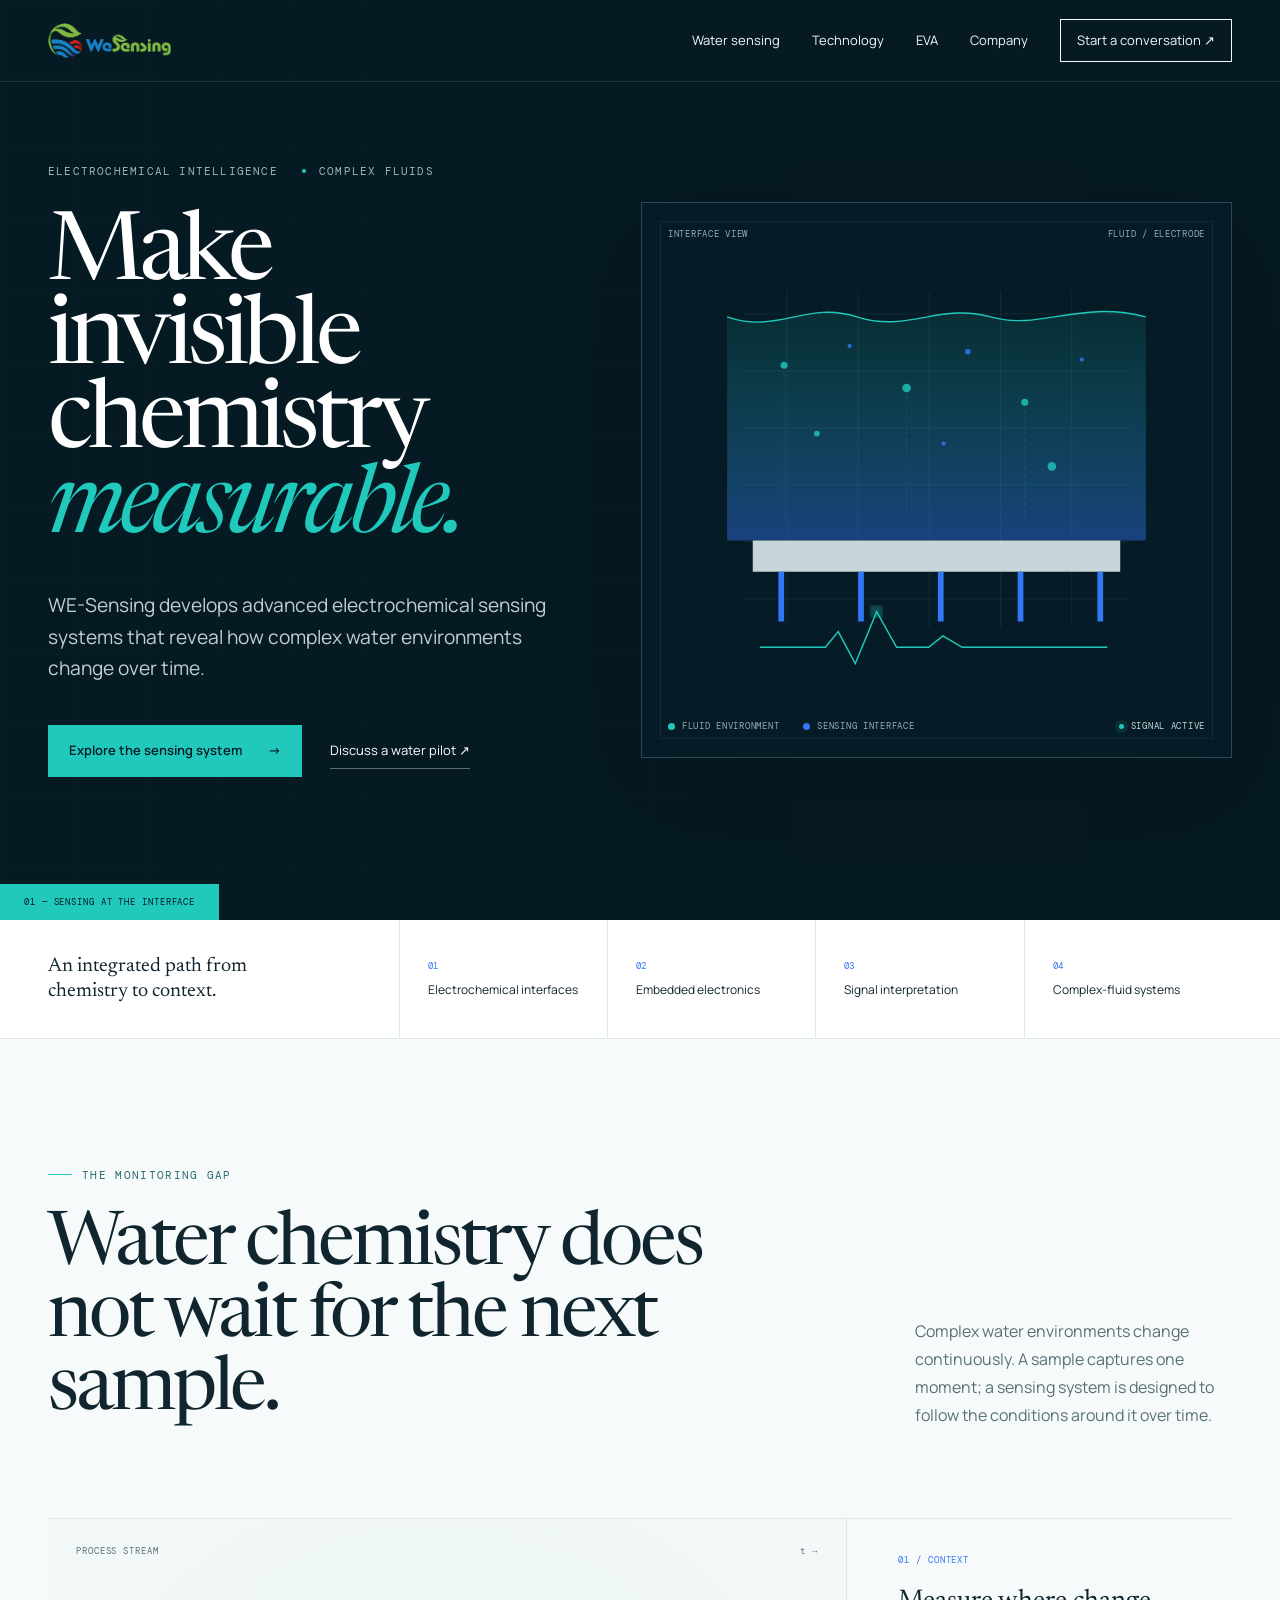
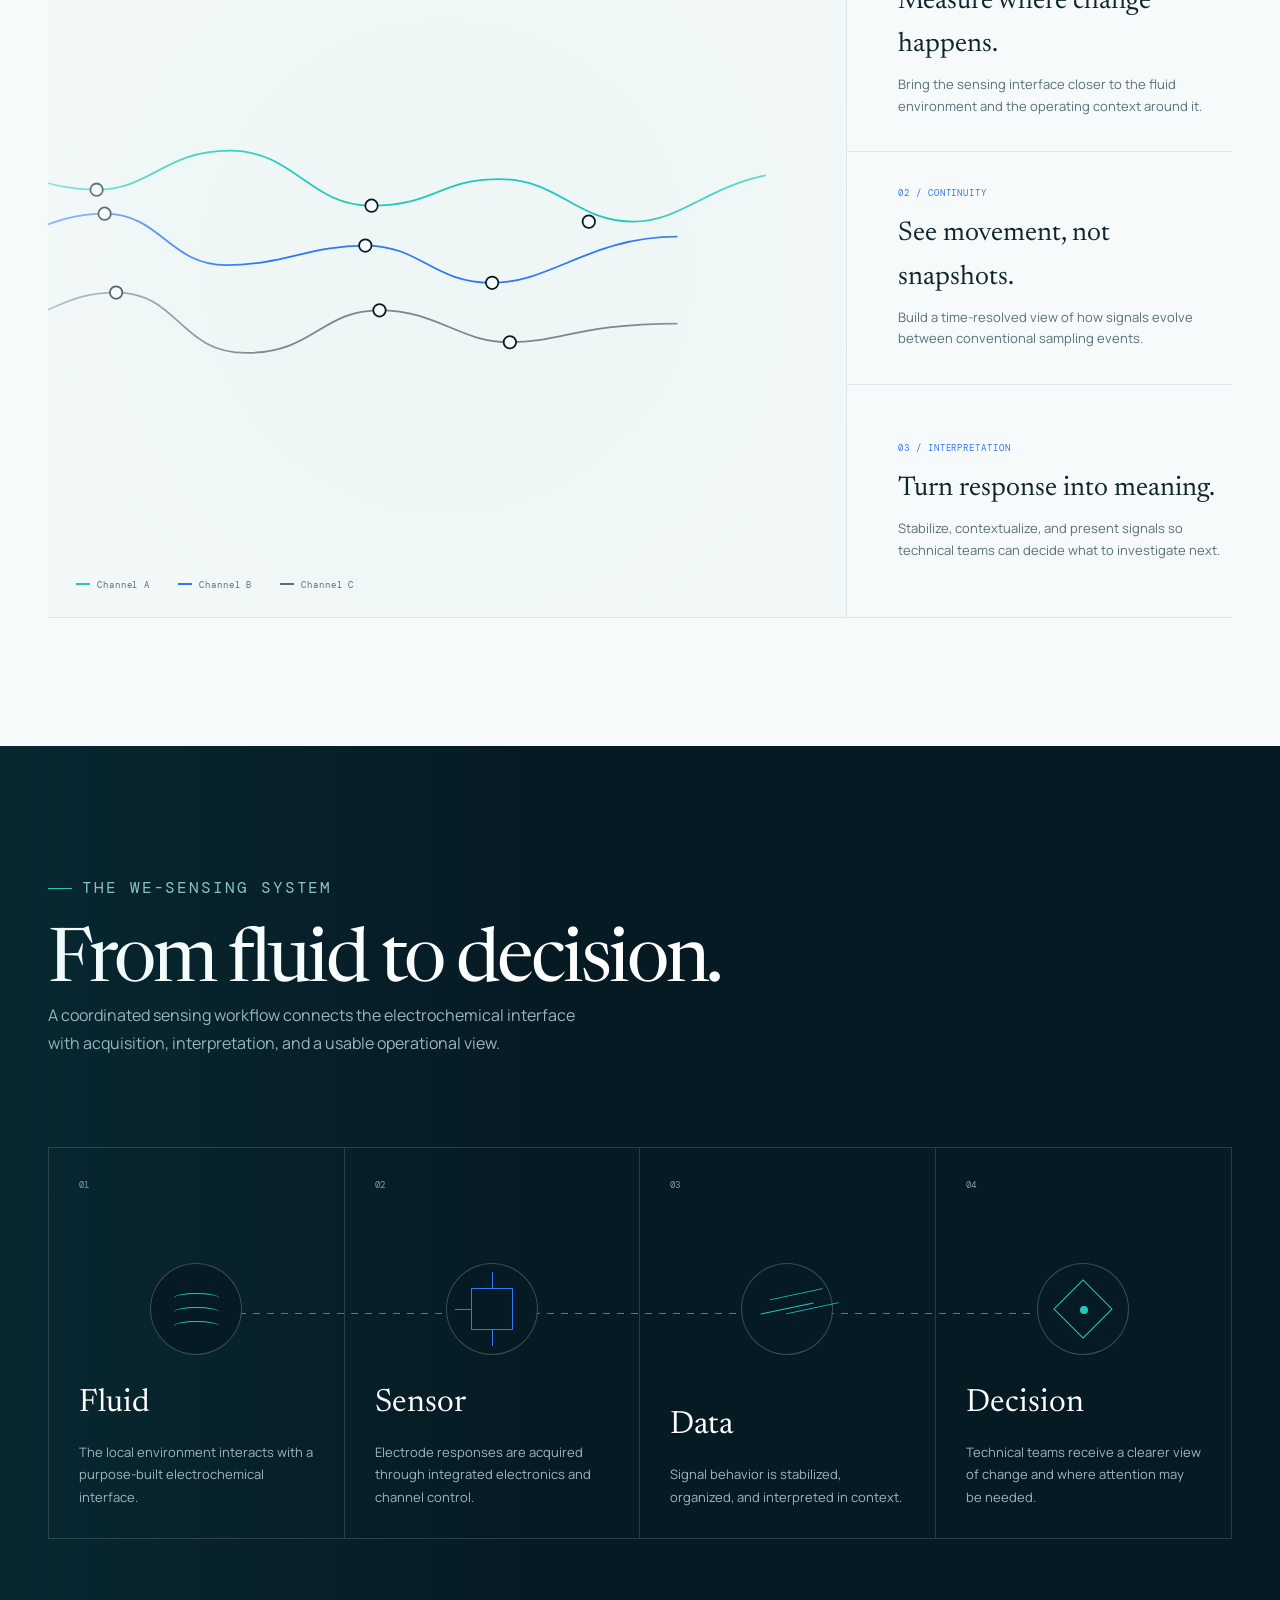
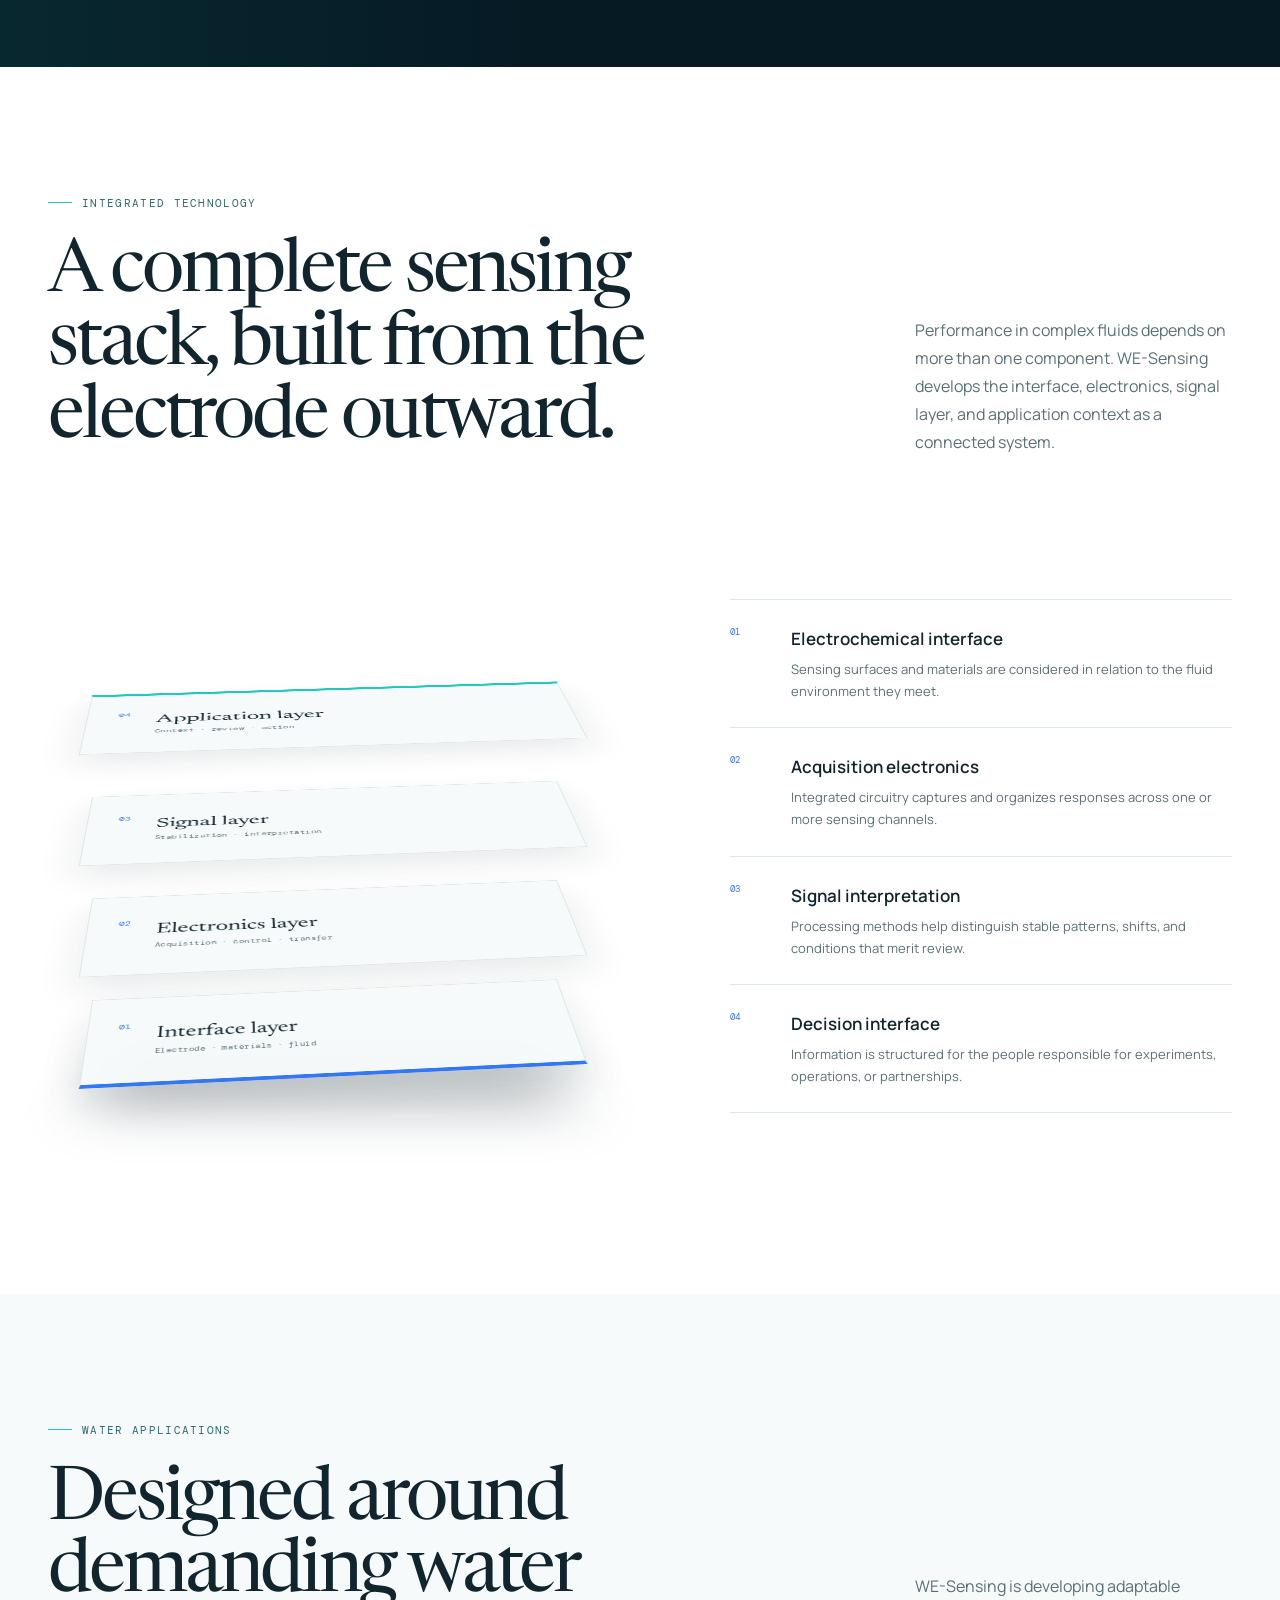
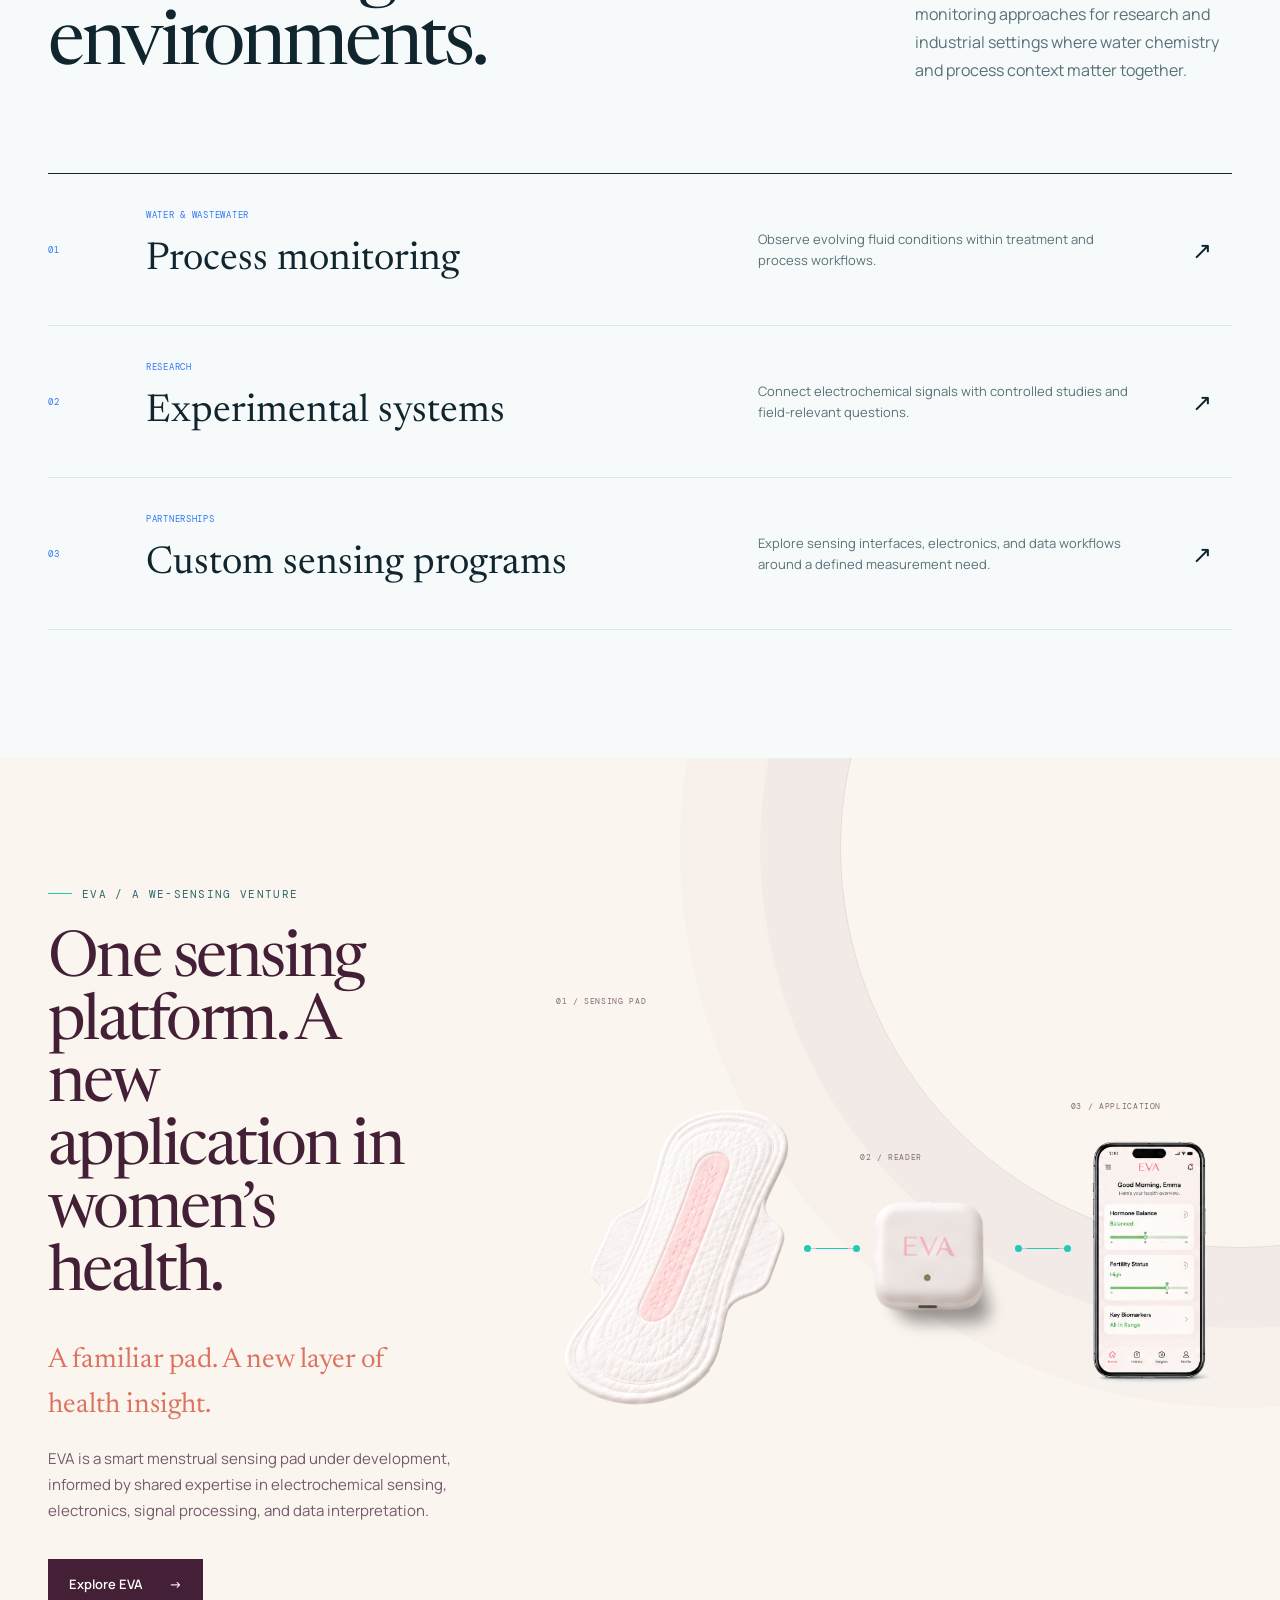
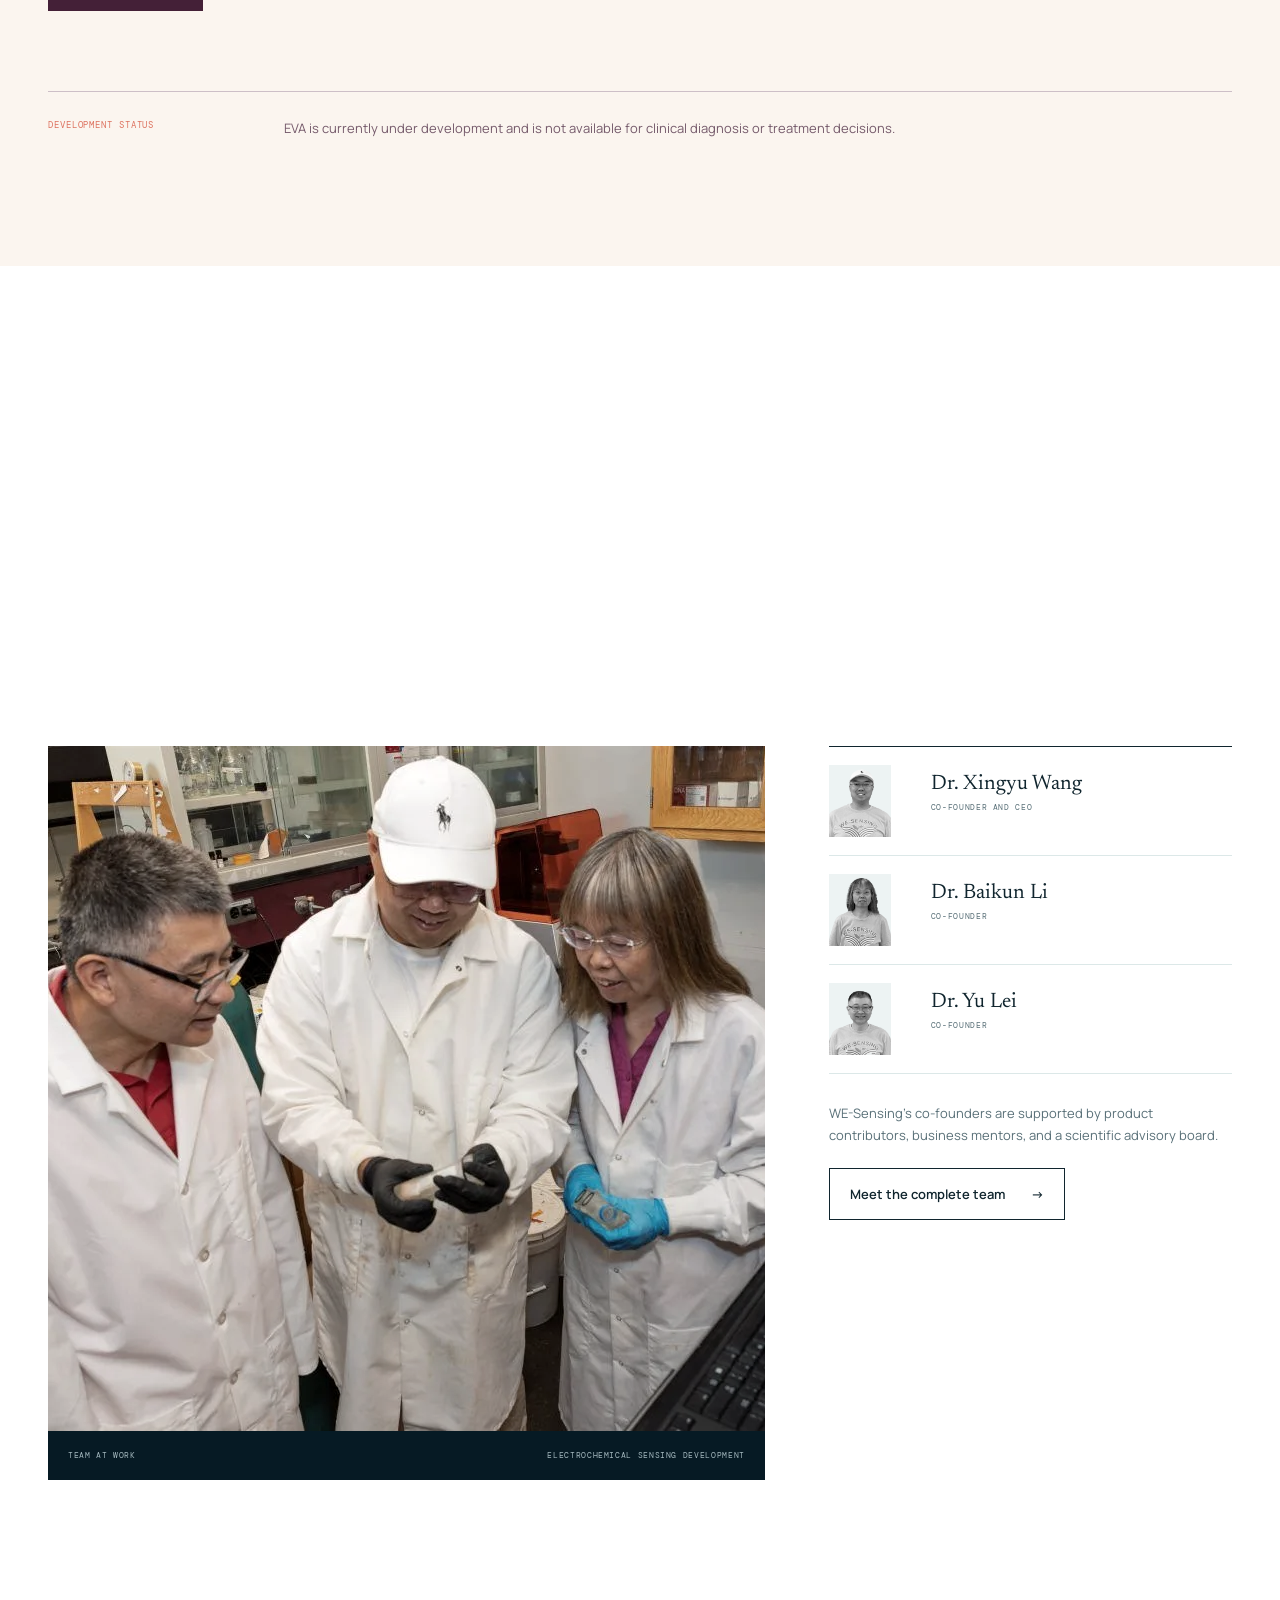
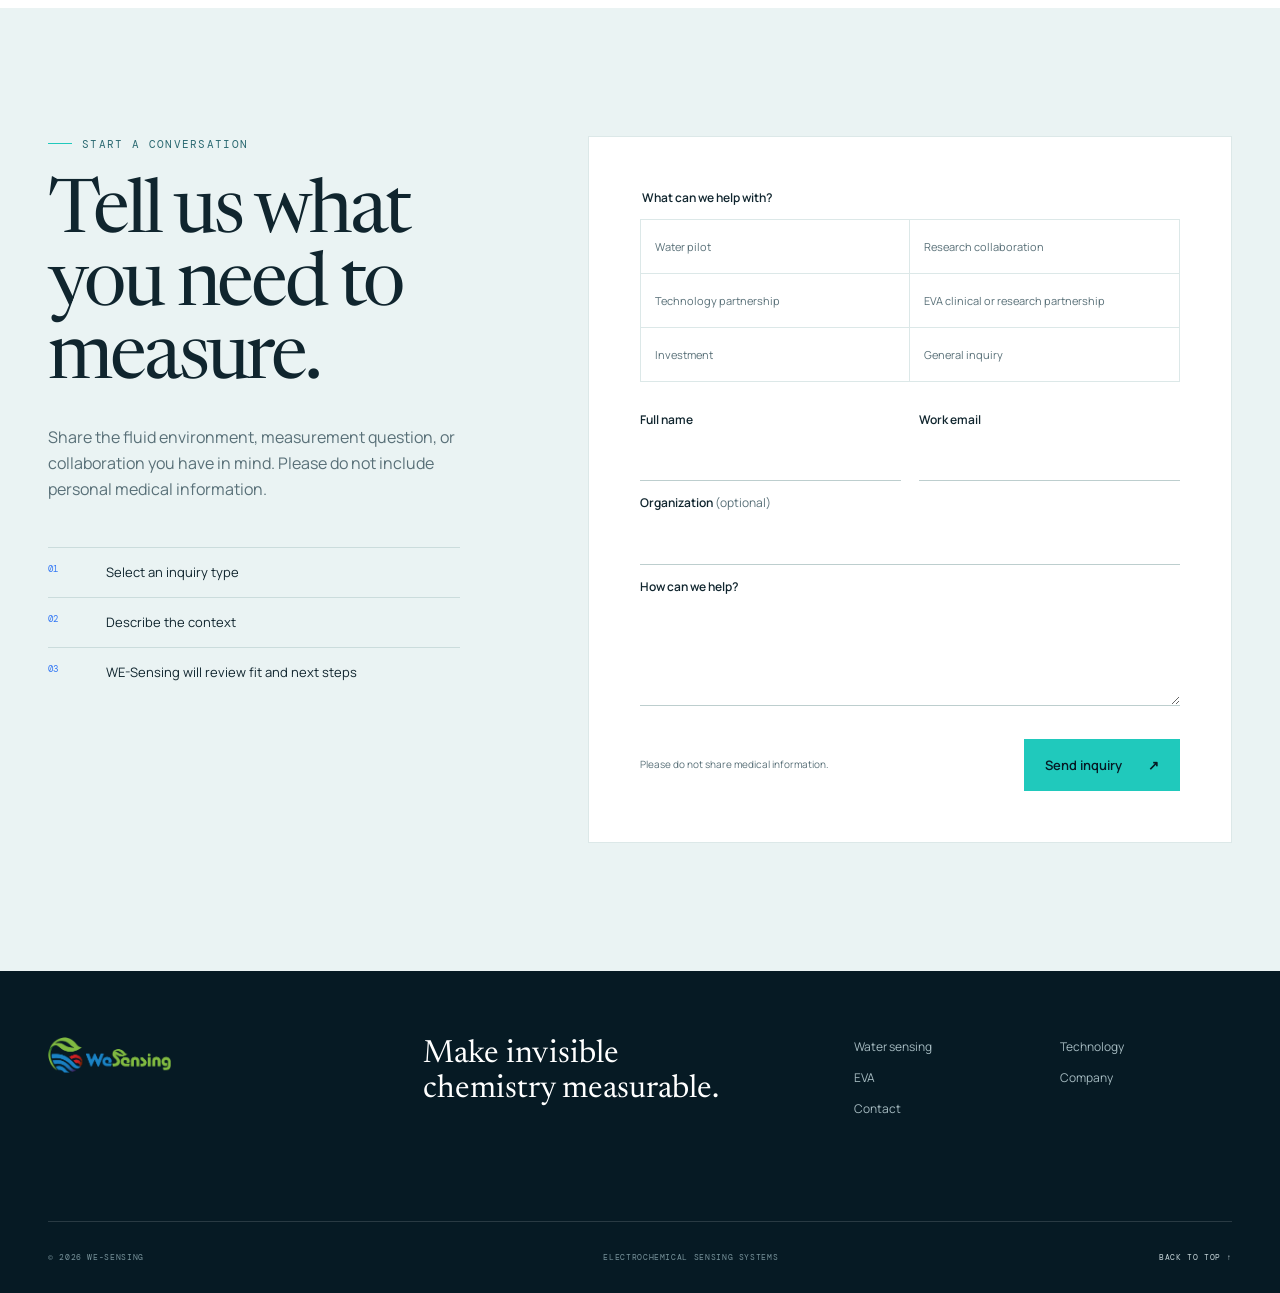
<file: index.html>
<!doctype html>
<html lang="en" data-site-root=".">
<head>
  <meta charset="utf-8">
  <meta name="viewport" content="width=device-width, initial-scale=1">
  <meta name="description" content="WE-Sensing develops advanced electrochemical sensing systems that reveal how complex water environments change over time.">
  <meta name="theme-color" content="#061A24">
  <meta property="og:title" content="WE-Sensing — Make invisible chemistry measurable">
  <meta property="og:description" content="Advanced electrochemical sensing systems for complex water environments.">
  <meta property="og:type" content="website">
  <meta property="og:url" content="https://we-sensing.com/">
  <meta property="og:image" content="https://we-sensing.com/assets/og/we-sensing-social.jpg">
  <meta property="og:image:width" content="1200">
  <meta property="og:image:height" content="630">
  <meta name="twitter:card" content="summary_large_image">
  <meta name="twitter:image" content="https://we-sensing.com/assets/og/we-sensing-social.jpg">
  <title>WE-Sensing | Electrochemical sensing for complex water</title>
  <link rel="preconnect" href="https://fonts.googleapis.com">
  <link rel="preconnect" href="https://fonts.gstatic.com" crossorigin>
  <link href="https://fonts.googleapis.com/css2?family=DM+Mono:wght@400;500&amp;family=Manrope:wght@400;500;600&amp;family=Newsreader:opsz,wght@6..72,400;6..72,500&amp;display=swap" rel="stylesheet">
  <link rel="icon" href="assets/logos/WE-Sensing.png?v=20260802" type="image/png">
  <link rel="shortcut icon" href="assets/logos/WE-Sensing.png?v=20260802" type="image/png">
  <link rel="stylesheet" href="style.css">
  <link rel="stylesheet" href="assets/page-extensions.css">
  <script src="scripts/team-data.js" defer></script>
  <script src="scripts/team-renderer.js" defer></script>
  <script src="script.js" defer></script>
</head>
<body>
  <a class="skip-link" href="#main-content">Skip to content</a>

  <header class="site-header" id="site-header">
    <div class="nav-shell">
      <a class="brand" href="#top" aria-label="WE-Sensing home">
        <img class="brand-logo" src="assets/logos/WE-Sensing.png" alt="">
      </a>

      <button class="nav-toggle" type="button" aria-expanded="false" aria-controls="primary-navigation">
        <span class="sr-only">Open navigation</span>
        <span></span><span></span>
      </button>

      <nav class="primary-nav" id="primary-navigation" aria-label="Primary navigation">
        <a href="#water">Water sensing</a>
        <a href="#technology">Technology</a>
        <a href="./eva/" data-local-page="eva/index.html">EVA</a>
        <a href="./company/" data-local-page="company/index.html">Company</a>
        <a class="nav-contact" href="#contact">Start a conversation <span aria-hidden="true">↗</span></a>
      </nav>
    </div>
  </header>

  <main id="main-content">
    <section class="hero" id="top" aria-labelledby="hero-title">
      <div class="hero-grid page-width">
        <div class="hero-copy reveal">
          <p class="eyebrow"><span>Electrochemical intelligence</span><span>Complex fluids</span></p>
          <h1 id="hero-title">Make invisible chemistry <em>measurable.</em></h1>
          <p class="hero-intro">WE-Sensing develops advanced electrochemical sensing systems that reveal how complex water environments change over time.</p>
          <div class="hero-actions">
            <a class="button button-primary" href="#workflow">Explore the sensing system <span aria-hidden="true">→</span></a>
            <a class="text-link" href="#contact">Discuss a water pilot <span aria-hidden="true">↗</span></a>
          </div>
        </div>

        <div class="hero-instrument reveal" data-visual="fluid-interface" role="img" aria-label="Abstract diagram of fluid interacting with an electrochemical sensor interface">
          <div class="instrument-meta">
            <span>Interface view</span>
            <span>FLUID / ELECTRODE</span>
          </div>
          <svg class="interface-visual" viewBox="0 0 660 620" aria-hidden="true">
            <defs>
              <linearGradient id="fluidFill" x1="0" x2="0" y1="0" y2="1">
                <stop offset="0" stop-color="#20C9BC" stop-opacity=".1"/>
                <stop offset="1" stop-color="#3277F5" stop-opacity=".42"/>
              </linearGradient>
              <filter id="softGlow"><feGaussianBlur stdDeviation="8"/></filter>
            </defs>
            <g class="grid-lines" opacity=".23">
              <path d="M60 80H600M60 160H600M60 240H600M60 320H600M60 400H600M60 480H600"/>
              <path d="M120 48V520M220 48V520M320 48V520M420 48V520M520 48V520"/>
            </g>
            <path class="fluid" d="M36 84c72 25 111-23 182 0s117-20 188 0 123-24 218 0v314H36Z" fill="url(#fluidFill)"/>
            <path class="fluid-line" d="M36 84c72 25 111-23 182 0s117-20 188 0 123-24 218 0"/>
            <g class="ions">
              <circle cx="116" cy="152" r="5"/><circle cx="208" cy="125" r="3"/><circle cx="288" cy="184" r="6"/>
              <circle cx="374" cy="133" r="4"/><circle cx="454" cy="204" r="5"/><circle cx="534" cy="144" r="3"/>
              <circle cx="162" cy="248" r="4"/><circle cx="340" cy="262" r="3"/><circle cx="492" cy="294" r="6"/>
            </g>
            <g class="electrode">
              <path d="M72 398H588V442H72Z"/>
              <path d="M112 442V512M224 442V512M336 442V512M448 442V512M560 442V512"/>
            </g>
            <path class="signal" d="M82 548h92l18-22 24 45 30-73 28 50h45l20-16 27 16h204"/>
            <circle class="signal-point" cx="246" cy="498" r="7"/>
            <g class="probe-lines">
              <path d="M116 153v215"/><path d="M288 185v183"/><path d="M454 205v163"/>
            </g>
          </svg>
          <div class="instrument-footer">
            <span><i class="dot dot-aqua"></i>Fluid environment</span>
            <span><i class="dot dot-blue"></i>Sensing interface</span>
            <span class="instrument-status"><i></i>Signal active</span>
          </div>
        </div>
      </div>
      <div class="hero-index" aria-hidden="true">01 — SENSING AT THE INTERFACE</div>
    </section>

    <section class="credibility" aria-label="Core capabilities">
      <div class="page-width credibility-grid">
        <p class="credibility-lead">An integrated path from chemistry to context.</p>
        <ul>
          <li><span>01</span>Electrochemical interfaces</li>
          <li><span>02</span>Embedded electronics</li>
          <li><span>03</span>Signal interpretation</li>
          <li><span>04</span>Complex-fluid systems</li>
        </ul>
      </div>
    </section>

    <section class="water-section section-pad" id="water" aria-labelledby="water-title">
      <div class="page-width">
        <div class="section-heading split-heading reveal">
          <div>
            <p class="kicker">The monitoring gap</p>
            <h2 id="water-title">Water chemistry does not wait for the next sample.</h2>
          </div>
          <p>Complex water environments change continuously. A sample captures one moment; a sensing system is designed to follow the conditions around it over time.</p>
        </div>

        <div class="water-narrative reveal">
          <div class="water-field" data-visual="multi-channel-water" role="img" aria-label="Abstract multi-channel water sensing visualization">
            <div class="water-field-labels"><span>PROCESS STREAM</span><span>t →</span></div>
            <svg viewBox="0 0 900 360" aria-hidden="true">
              <g class="water-traces">
                <path d="M0 68c70 0 84 23 145 23s76-44 150-44 89 62 160 62 77-30 144-30 87 48 151 48 93-57 200-57"/>
                <path d="M0 153c58 0 91-35 154-35s73 58 137 58 94-22 157-22 76 42 143 42 111-52 209-52"/>
                <path d="M0 244c94 0 96-37 167-37s71 68 147 68 84-48 150-48 89 36 147 36 78-21 189-21"/>
              </g>
              <g class="channel-markers">
                <circle cx="145" cy="91" r="7"/><circle cx="455" cy="109" r="7"/><circle cx="700" cy="127" r="7"/>
                <circle cx="154" cy="118" r="7"/><circle cx="448" cy="154" r="7"/><circle cx="591" cy="196" r="7"/>
                <circle cx="167" cy="207" r="7"/><circle cx="464" cy="227" r="7"/><circle cx="611" cy="263" r="7"/>
              </g>
            </svg>
            <div class="water-field-legend"><span>Channel A</span><span>Channel B</span><span>Channel C</span></div>
          </div>
          <ol class="water-principles">
            <li><span>01 / CONTEXT</span><h3>Measure where change happens.</h3><p>Bring the sensing interface closer to the fluid environment and the operating context around it.</p></li>
            <li><span>02 / CONTINUITY</span><h3>See movement, not snapshots.</h3><p>Build a time-resolved view of how signals evolve between conventional sampling events.</p></li>
            <li><span>03 / INTERPRETATION</span><h3>Turn response into meaning.</h3><p>Stabilize, contextualize, and present signals so technical teams can decide what to investigate next.</p></li>
          </ol>
        </div>
      </div>
    </section>

    <section class="workflow-section section-pad" id="workflow" aria-labelledby="workflow-title">
      <div class="page-width">
        <div class="section-heading on-dark reveal">
          <p class="kicker">The WE-Sensing system</p>
          <h2 id="workflow-title">From fluid to decision.</h2>
          <p>A coordinated sensing workflow connects the electrochemical interface with acquisition, interpretation, and a usable operational view.</p>
        </div>

        <ol class="workflow-grid reveal">
          <li>
            <span class="workflow-number">01</span>
            <div class="workflow-icon fluid-icon" aria-hidden="true"><i></i><i></i><i></i></div>
            <h3>Fluid</h3><p>The local environment interacts with a purpose-built electrochemical interface.</p>
          </li>
          <li>
            <span class="workflow-number">02</span>
            <div class="workflow-icon sensor-icon" aria-hidden="true"><i></i><i></i><i></i></div>
            <h3>Sensor</h3><p>Electrode responses are acquired through integrated electronics and channel control.</p>
          </li>
          <li>
            <span class="workflow-number">03</span>
            <div class="workflow-icon data-icon" aria-hidden="true"><i></i></div>
            <h3>Data</h3><p>Signal behavior is stabilized, organized, and interpreted in context.</p>
          </li>
          <li>
            <span class="workflow-number">04</span>
            <div class="workflow-icon decision-icon" aria-hidden="true"><i></i><i></i></div>
            <h3>Decision</h3><p>Technical teams receive a clearer view of change and where attention may be needed.</p>
          </li>
        </ol>
      </div>
    </section>

    <section class="technology-section section-pad" id="technology" aria-labelledby="technology-title">
      <div class="page-width">
        <div class="section-heading split-heading reveal">
          <div><p class="kicker">Integrated technology</p><h2 id="technology-title">A complete sensing stack, built from the electrode outward.</h2></div>
          <p>Performance in complex fluids depends on more than one component. WE-Sensing develops the interface, electronics, signal layer, and application context as a connected system.</p>
        </div>

        <div class="stack-layout reveal">
          <div class="stack-visual" data-visual="technology-stack" role="img" aria-label="Layered diagram of the WE-Sensing electrochemical technology stack">
            <div class="stack-layer layer-4"><span>04</span><strong>Application layer</strong><small>Context · review · action</small></div>
            <div class="stack-layer layer-3"><span>03</span><strong>Signal layer</strong><small>Stabilization · interpretation</small></div>
            <div class="stack-layer layer-2"><span>02</span><strong>Electronics layer</strong><small>Acquisition · control · transfer</small></div>
            <div class="stack-layer layer-1"><span>01</span><strong>Interface layer</strong><small>Electrode · materials · fluid</small></div>
          </div>
          <div class="stack-copy">
            <article><span>01</span><div><h3>Electrochemical interface</h3><p>Sensing surfaces and materials are considered in relation to the fluid environment they meet.</p></div></article>
            <article><span>02</span><div><h3>Acquisition electronics</h3><p>Integrated circuitry captures and organizes responses across one or more sensing channels.</p></div></article>
            <article><span>03</span><div><h3>Signal interpretation</h3><p>Processing methods help distinguish stable patterns, shifts, and conditions that merit review.</p></div></article>
            <article><span>04</span><div><h3>Decision interface</h3><p>Information is structured for the people responsible for experiments, operations, or partnerships.</p></div></article>
          </div>
        </div>
      </div>
    </section>

    <section class="applications-section section-pad" aria-labelledby="applications-title">
      <div class="page-width">
        <div class="section-heading split-heading reveal">
          <div><p class="kicker">Water applications</p><h2 id="applications-title">Designed around demanding water environments.</h2></div>
          <p>WE-Sensing is developing adaptable monitoring approaches for research and industrial settings where water chemistry and process context matter together.</p>
        </div>
        <div class="application-list reveal">
          <article><span class="application-index">01</span><div><p class="application-label">Water &amp; wastewater</p><h3>Process monitoring</h3></div><p>Observe evolving fluid conditions within treatment and process workflows.</p><span class="application-arrow" aria-hidden="true">↗</span></article>
          <article><span class="application-index">02</span><div><p class="application-label">Research</p><h3>Experimental systems</h3></div><p>Connect electrochemical signals with controlled studies and field-relevant questions.</p><span class="application-arrow" aria-hidden="true">↗</span></article>
          <article><span class="application-index">03</span><div><p class="application-label">Partnerships</p><h3>Custom sensing programs</h3></div><p>Explore sensing interfaces, electronics, and data workflows around a defined measurement need.</p><span class="application-arrow" aria-hidden="true">↗</span></article>
        </div>
      </div>
    </section>

    <section class="eva-section section-pad" id="eva" aria-labelledby="eva-title">
      <div class="eva-orbit" aria-hidden="true"></div>
      <div class="page-width eva-grid">
        <div class="eva-copy reveal">
          <p class="kicker">EVA / A WE-Sensing venture</p>
          <h2 id="eva-title">One sensing platform. A new application in women’s health.</h2>
          <p class="eva-lead">A familiar pad. A new layer of health insight.</p>
          <p>EVA is a smart menstrual sensing pad under development, informed by shared expertise in electrochemical sensing, electronics, signal processing, and data interpretation.</p>
          <a class="button button-eva" href="./eva/" data-local-page="eva/index.html">Explore EVA <span aria-hidden="true">→</span></a>
        </div>

        <div class="eva-visual reveal" data-visual="eva-architecture" role="img" aria-label="Conceptual EVA workflow showing a smart pad, reusable reader, and application">
          <div class="eva-step eva-pad">
            <span class="eva-step-label">01 / SENSING PAD</span>
            <img class="eva-step__image eva-step__image--pad" src="assets/eva/eva-pad.png" alt="EVA sensing pad">
          </div>
          <div class="eva-connector connector-one" aria-hidden="true"><span></span></div>
          <div class="eva-step eva-reader">
            <span class="eva-step-label">02 / READER</span>
            <img class="eva-step__image eva-step__image--reader" src="assets/eva/eva-logger.png" alt="EVA reusable reader">
          </div>
          <div class="eva-connector connector-two" aria-hidden="true"><span></span></div>
          <div class="eva-step eva-app">
            <span class="eva-step-label">03 / APPLICATION</span>
            <img class="eva-step__image eva-step__image--application" src="assets/eva/application.png" alt="EVA application interface">
          </div>
        </div>
      </div>
      <div class="page-width eva-notice" id="eva-development">
        <span>Development status</span>
        <p>EVA is currently under development and is not available for clinical diagnosis or treatment decisions.</p>
      </div>
    </section>

    <section class="company-section section-pad" id="company" aria-labelledby="company-title">
      <div class="page-width">
        <div class="section-heading split-heading reveal">
          <div><p class="kicker">Company</p><h2 id="company-title">A multidisciplinary team, working from first principles.</h2></div>
          <p>WE-Sensing brings together electrochemical sensing, environmental systems, product development, and commercialization perspectives.</p>
        </div>

        <div class="company-grid reveal">
          <figure class="lab-figure">
            <img src="assets/team/team-at-work.webp" width="1024" height="685" alt="Three WE-Sensing team members examining a sensing component in a laboratory" loading="lazy">
            <figcaption><span>Team at work</span><span>Electrochemical sensing development</span></figcaption>
          </figure>
          <div class="team-preview-wrap">
            <div class="team-preview team-preview--founders" data-team-view="preview" aria-label="WE-Sensing co-founders"></div>
            <div class="team-preview-support">
              <p>WE-Sensing’s co-founders are supported by product contributors, business mentors, and a scientific advisory board.</p>
              <a class="button button-outline" href="./company/" data-local-page="company/index.html">Meet the complete team <span aria-hidden="true">→</span></a>
            </div>
          </div>
        </div>
      </div>
    </section>

    <section class="contact-section section-pad" id="contact" aria-labelledby="contact-title">
      <div class="page-width contact-grid">
        <div class="contact-copy reveal">
          <p class="kicker">Start a conversation</p>
          <h2 id="contact-title">Tell us what you need to measure.</h2>
          <p>Share the fluid environment, measurement question, or collaboration you have in mind. Please do not include personal medical information.</p>
          <div class="contact-route"><span>01</span><p>Select an inquiry type</p></div>
          <div class="contact-route"><span>02</span><p>Describe the context</p></div>
          <div class="contact-route"><span>03</span><p>WE-Sensing will review fit and next steps</p></div>
        </div>

        <form class="inquiry-form reveal" id="inquiry-form" action="https://formsubmit.co/ajax/xingyu@we-sensing.com" method="post" novalidate>
          <fieldset>
            <legend>What can we help with?</legend>
            <div class="category-grid">
              <label><input type="radio" name="inquiry-category" value="Water pilot" required><span>Water pilot</span></label>
              <label><input type="radio" name="inquiry-category" value="Research collaboration"><span>Research collaboration</span></label>
              <label><input type="radio" name="inquiry-category" value="Technology partnership"><span>Technology partnership</span></label>
              <label><input type="radio" name="inquiry-category" value="EVA clinical or research partnership"><span>EVA clinical or research partnership</span></label>
              <label><input type="radio" name="inquiry-category" value="Investment"><span>Investment</span></label>
              <label><input type="radio" name="inquiry-category" value="General inquiry"><span>General inquiry</span></label>
            </div>
          </fieldset>
          <div class="field-row">
            <label>Full name<input type="text" name="name" autocomplete="name" required></label>
            <label>Work email<input type="email" name="email" autocomplete="email" required></label>
          </div>
          <label>Organization <span>(optional)</span><input type="text" name="organization" autocomplete="organization"></label>
          <label>How can we help?<textarea name="message" rows="4" required></textarea></label>
          <div class="form-honeypot" aria-hidden="true"><label>Leave this field empty<input type="text" name="_honey" tabindex="-1" autocomplete="off"></label></div>
          <div class="form-footer">
            <p>Please do not share medical information.</p>
            <button class="button button-primary" type="submit">Send inquiry <span aria-hidden="true">↗</span></button>
          </div>
          <p class="form-status" id="form-status" role="status" aria-live="polite" hidden></p>
        </form>
      </div>
    </section>
  </main>

  <footer class="site-footer">
    <div class="page-width footer-top">
      <a class="brand footer-brand" href="#top" aria-label="WE-Sensing home">
        <img class="brand-logo" src="assets/logos/WE-Sensing.png" alt="">
      </a>
      <p>Make invisible chemistry measurable.</p>
      <nav aria-label="Footer navigation"><a href="#water">Water sensing</a><a href="#technology">Technology</a><a href="./eva/" data-local-page="eva/index.html">EVA</a><a href="./company/" data-local-page="company/index.html">Company</a><a href="#contact">Contact</a></nav>
    </div>
    <div class="page-width footer-bottom"><span>© <span id="current-year">2026</span> WE-Sensing</span><span>Electrochemical sensing systems</span><a href="#top">Back to top ↑</a></div>
  </footer>
</body>
</html>
</file>
<file: style.css>
:root {
  --paper: #f6fafa;
  --ink: #10252e;
  --muted: #597078;
  --deep: #061a24;
  --deep-soft: #0a2632;
  --aqua: #20c9bc;
  --blue: #3277f5;
  --line: #dce8e8;
  --white: #fff;
  --eva-ivory: #fbf5ef;
  --eva-aubergine: #442037;
  --eva-coral: #dd725f;
  --page: min(1320px, calc(100vw - 96px));
  --sans: "Manrope", Arial, sans-serif;
  --serif: "Newsreader", Georgia, serif;
  --mono: "DM Mono", monospace;
  --ease: cubic-bezier(.2, .65, .25, 1);
}

*, *::before, *::after { box-sizing: border-box; }
html { scroll-behavior: smooth; scroll-padding-top: 88px; }
body { margin: 0; overflow-x: hidden; background: var(--paper); color: var(--ink); font-family: var(--sans); font-size: 16px; line-height: 1.6; -webkit-font-smoothing: antialiased; }
body.nav-open { overflow: hidden; }
img, svg { display: block; max-width: 100%; }
a { color: inherit; text-decoration: none; }
button, input, textarea { font: inherit; }
button { color: inherit; }
p, h1, h2, h3, ul, ol, figure { margin: 0; }
ul, ol { padding: 0; list-style: none; }

.skip-link { position: fixed; top: 12px; left: 12px; z-index: 10000; padding: 10px 16px; background: var(--white); color: var(--deep); transform: translateY(-150%); transition: transform .2s; }
.skip-link:focus { transform: translateY(0); }
.sr-only { position: absolute; width: 1px; height: 1px; padding: 0; margin: -1px; overflow: hidden; clip: rect(0,0,0,0); white-space: nowrap; border: 0; }
.page-width { width: var(--page); margin-inline: auto; }
.section-pad { padding: clamp(96px, 10vw, 160px) 0; }

:focus-visible { outline: 2px solid var(--blue); outline-offset: 4px; }
::selection { background: var(--aqua); color: var(--deep); }

.site-header { position: fixed; inset: 0 0 auto; z-index: 1000; height: 82px; color: var(--paper); transition: background .35s var(--ease), color .35s var(--ease), border-color .35s var(--ease), transform .35s var(--ease); border-bottom: 1px solid rgba(255,255,255,.12); }
.site-header.is-scrolled, .site-header.is-light { background: rgba(246,250,250,.94); color: var(--ink); border-color: var(--line); backdrop-filter: blur(16px); }
.nav-shell { width: var(--page); height: 100%; margin-inline: auto; display: flex; align-items: center; justify-content: space-between; }
.brand { display: inline-flex; align-items: center; gap: 12px; font-family: var(--mono); font-size: 13px; font-weight: 500; letter-spacing: .08em; }
.brand-mark { width: 36px; height: 36px; fill: none; stroke: currentColor; stroke-width: 1.6; }
.brand-mark path { stroke: var(--aqua); stroke-width: 2.3; }
.brand-logo { width: auto; height: 36px; object-fit: contain; }
.primary-nav { display: flex; align-items: center; gap: clamp(22px, 2.5vw, 42px); font-size: 13px; }
.primary-nav a { position: relative; padding: 9px 0; }
.primary-nav a:not(.nav-contact)::after { content: ""; position: absolute; left: 0; bottom: 2px; width: 100%; height: 1px; background: currentColor; transform: scaleX(0); transform-origin: right; transition: transform .3s var(--ease); }
.primary-nav a:hover::after, .primary-nav a[aria-current="true"]::after { transform: scaleX(1); transform-origin: left; }
.nav-contact { border: 1px solid currentColor; padding: 10px 16px !important; transition: background .2s, color .2s, border-color .2s; }
.nav-contact:hover { background: var(--aqua); border-color: var(--aqua); color: var(--deep); }
.nav-toggle { display: none; width: 44px; height: 44px; border: 0; padding: 0; background: transparent; cursor: pointer; align-items: center; justify-content: center; flex-direction: column; gap: 7px; }
.nav-toggle > span:not(.sr-only) { width: 24px; height: 1px; background: currentColor; transition: transform .25s var(--ease); }

.hero { position: relative; min-height: 920px; height: max(720px, 100svh); padding-top: 82px; overflow: hidden; background: var(--deep); color: var(--white); }
.hero::before { content: ""; position: absolute; inset: 0; opacity: .28; background-image: linear-gradient(rgba(255,255,255,.055) 1px, transparent 1px), linear-gradient(90deg, rgba(255,255,255,.055) 1px, transparent 1px); background-size: 72px 72px; mask-image: linear-gradient(to right, black, transparent 72%); }
.hero-grid { position: relative; height: 100%; display: grid; grid-template-columns: minmax(0, .92fr) minmax(480px, 1.08fr); gap: clamp(48px, 7vw, 112px); align-items: center; padding-bottom: 42px; }
.hero-copy { position: relative; z-index: 2; padding: 60px 0 80px; }
.eyebrow { display: flex; flex-wrap: wrap; gap: 12px 24px; margin-bottom: 34px; font-family: var(--mono); font-size: 11px; letter-spacing: .11em; text-transform: uppercase; color: #9eb5bc; }
.eyebrow span + span::before { content: ""; display: inline-block; width: 4px; height: 4px; margin: 0 13px 2px 0; border-radius: 50%; background: var(--aqua); }
.hero h1 { max-width: 760px; font-family: var(--serif); font-weight: 400; font-size: clamp(66px, 7.4vw, 122px); line-height: .89; letter-spacing: -.052em; }
.hero h1 em { display: block; color: var(--aqua); font-style: italic; }
.hero-intro { max-width: 630px; margin-top: 38px; color: #bfd0d5; font-size: clamp(17px, 1.5vw, 21px); line-height: 1.65; }
.hero-actions { display: flex; align-items: center; gap: 28px; margin-top: 40px; }
.button { min-height: 52px; display: inline-flex; align-items: center; justify-content: center; gap: 26px; padding: 14px 20px; border: 1px solid transparent; border-radius: 0; cursor: pointer; font-size: 13px; font-weight: 600; transition: transform .2s var(--ease), background .2s, color .2s; }
.button:hover { transform: translateY(-2px); }
.button-primary { background: var(--aqua); color: var(--deep); }
.button-primary:hover { background: #5fe1d7; }
.text-link { font-size: 13px; border-bottom: 1px solid rgba(255,255,255,.35); padding: 7px 0; }
.text-link:hover { border-color: var(--aqua); color: var(--aqua); }

.hero-instrument { position: relative; width: 100%; aspect-ratio: 1 / .94; max-height: 690px; border: 1px solid rgba(255,255,255,.18); background: rgba(5,29,40,.62); box-shadow: 0 34px 100px rgba(0,0,0,.22); }
.hero-instrument::after { content: ""; position: absolute; inset: 18px; border: 1px solid rgba(255,255,255,.06); pointer-events: none; }
.instrument-meta, .instrument-footer { position: absolute; z-index: 2; left: 26px; right: 26px; display: flex; justify-content: space-between; align-items: center; font-family: var(--mono); font-size: 9px; letter-spacing: .08em; color: #92aeb6; text-transform: uppercase; }
.instrument-meta { top: 24px; }
.instrument-footer { bottom: 23px; justify-content: flex-start; gap: 24px; }
.instrument-footer > span { display: inline-flex; align-items: center; gap: 7px; }
.instrument-status { margin-left: auto; color: #c6d7db; }
.instrument-status i { width: 5px; height: 5px; border-radius: 50%; background: var(--aqua); box-shadow: 0 0 0 4px rgba(32,201,188,.1); animation: pulse 2s infinite; }
.dot { width: 7px; height: 7px; border-radius: 50%; }
.dot-aqua { background: var(--aqua); }.dot-blue { background: var(--blue); }
.interface-visual { width: 100%; height: 100%; padding: 54px 12px 58px; }
.grid-lines path { fill: none; stroke: #8bb0b7; stroke-width: .6; }
.fluid-line { fill: none; stroke: var(--aqua); stroke-width: 2; }
.fluid { animation: fluid-shift 7s ease-in-out infinite alternate; transform-origin: center; }
.ions circle { fill: var(--aqua); opacity: .8; animation: ion-drift 5s ease-in-out infinite alternate; }
.ions circle:nth-child(2n) { fill: var(--blue); animation-delay: -2s; }
.electrode path:first-child { fill: #c6d6d8; }.electrode path:not(:first-child) { stroke: #3277f5; stroke-width: 8; }
.signal { fill: none; stroke: #20c9bc; stroke-width: 2; }.signal-point { fill: #20c9bc; filter: url(#softGlow); }
.probe-lines path { stroke: #20c9bc; stroke-width: .7; stroke-dasharray: 4 6; opacity: .4; }
.hero-index { position: absolute; left: 0; bottom: 0; padding: 11px 24px; background: var(--aqua); color: var(--deep); font-family: var(--mono); font-size: 9px; letter-spacing: .1em; }
@keyframes ion-drift { to { transform: translateY(20px); opacity: .35; } }
@keyframes fluid-shift { to { transform: translateY(8px) scaleX(1.02); } }
@keyframes pulse { 50% { box-shadow: 0 0 0 8px rgba(32,201,188,0); } }

.credibility { border-bottom: 1px solid var(--line); background: var(--white); }
.credibility-grid { display: grid; grid-template-columns: .8fr 2.2fr; gap: 48px; min-height: 118px; align-items: center; }
.credibility-lead { max-width: 230px; font-family: var(--serif); font-size: 20px; line-height: 1.25; }
.credibility ul { height: 100%; display: grid; grid-template-columns: repeat(4, 1fr); }
.credibility li { display: flex; flex-direction: column; justify-content: center; gap: 6px; padding: 24px 28px; border-left: 1px solid var(--line); font-size: 12px; }
.credibility li span { color: var(--blue); font-family: var(--mono); font-size: 9px; }

.section-heading { max-width: 850px; margin-bottom: clamp(54px, 7vw, 96px); }
.split-heading { max-width: none; display: grid; grid-template-columns: minmax(0, 1.4fr) minmax(300px, .6fr); gap: clamp(64px, 10vw, 150px); align-items: end; }
.kicker { margin-bottom: 26px; color: #2b6971; font-family: var(--mono); font-size: 11px; letter-spacing: .12em; text-transform: uppercase; }
.kicker::before { content: ""; display: inline-block; width: 24px; height: 1px; margin: 0 10px 4px 0; background: var(--aqua); }
.section-heading h2, .contact-copy h2 { max-width: 920px; font-family: var(--serif); font-size: clamp(48px, 5.8vw, 88px); font-weight: 400; line-height: .98; letter-spacing: -.042em; }
.section-heading > p, .split-heading > p { max-width: 530px; color: var(--muted); font-size: 16px; line-height: 1.75; }

.water-section { background: var(--paper); }
.water-narrative { display: grid; grid-template-columns: 1.35fr .65fr; gap: 0; border-top: 1px solid var(--line); border-bottom: 1px solid var(--line); }
.water-field { position: relative; min-height: 580px; overflow: hidden; display: flex; flex-direction: column; justify-content: center; border-right: 1px solid var(--line); background: #eef6f6; }
.water-field::after { content: ""; position: absolute; inset: 0; background: radial-gradient(circle at 50% 50%, transparent 0 35%, rgba(246,250,250,.55) 80%); pointer-events: none; }
.water-field svg { width: 120%; margin-left: -10%; }
.water-field-labels, .water-field-legend { position: absolute; z-index: 2; left: 28px; right: 28px; display: flex; justify-content: space-between; font-family: var(--mono); font-size: 9px; letter-spacing: .1em; color: var(--muted); }
.water-field-labels { top: 25px; }.water-field-legend { bottom: 25px; justify-content: flex-start; gap: 28px; }
.water-field-legend span::before { content: ""; display: inline-block; width: 14px; height: 2px; margin: 0 7px 3px 0; background: var(--aqua); }
.water-field-legend span:nth-child(2)::before { background: var(--blue); }.water-field-legend span:nth-child(3)::before { background: var(--muted); }
.water-traces path { fill: none; stroke-width: 2; stroke: var(--aqua); }
.water-traces path:nth-child(2) { stroke: var(--blue); }.water-traces path:nth-child(3) { stroke: #768a91; }
.channel-markers circle { fill: var(--paper); stroke: var(--deep); stroke-width: 2; }
.water-principles { display: grid; grid-template-rows: repeat(3, 1fr); }
.water-principles li { padding: 34px 0 34px clamp(34px, 4vw, 62px); border-bottom: 1px solid var(--line); display: flex; flex-direction: column; justify-content: center; }
.water-principles li:last-child { border: 0; }
.water-principles span { color: var(--blue); font-family: var(--mono); font-size: 9px; letter-spacing: .1em; }
.water-principles h3 { margin: 12px 0 8px; font-family: var(--serif); font-size: 27px; font-weight: 400; }
.water-principles p { max-width: 400px; color: var(--muted); font-size: 13px; line-height: 1.65; }

.workflow-section { position: relative; overflow: hidden; background: var(--deep); color: var(--white); }
.workflow-section::before { content: ""; position: absolute; inset: 0; background: linear-gradient(90deg, rgba(32,201,188,.08), transparent 42%); }
.on-dark .kicker { color: #8fc2c2; }.on-dark > p { color: #9fb5bc; }
.workflow-grid { position: relative; display: grid; grid-template-columns: repeat(4, 1fr); border: 1px solid rgba(255,255,255,.15); }
.workflow-grid::before { content: ""; position: absolute; top: 165px; left: 12.5%; right: 12.5%; height: 1px; background: repeating-linear-gradient(90deg, rgba(32,201,188,.7) 0 7px, transparent 7px 14px); }
.workflow-grid li { position: relative; min-height: 390px; padding: 30px; border-right: 1px solid rgba(255,255,255,.15); display: flex; flex-direction: column; }
.workflow-grid li:last-child { border: 0; }
.workflow-number { font-family: var(--mono); font-size: 9px; color: #7e9ca4; }
.workflow-grid h3 { margin: auto 0 12px; font-family: var(--serif); font-size: 32px; font-weight: 400; }
.workflow-grid p { color: #9fb5bc; font-size: 13px; line-height: 1.7; }
.workflow-icon { position: absolute; top: 115px; left: 50%; width: 92px; height: 92px; transform: translateX(-50%); border: 1px solid rgba(255,255,255,.22); border-radius: 50%; background: var(--deep); }
.fluid-icon i { position: absolute; left: 23px; width: 45px; height: 10px; border-top: 1px solid var(--aqua); border-radius: 50%; }.fluid-icon i:nth-child(1){top:29px}.fluid-icon i:nth-child(2){top:43px}.fluid-icon i:nth-child(3){top:57px}
.sensor-icon::before { content:""; position:absolute; inset:24px; border:1px solid var(--blue); }.sensor-icon i { position:absolute; width:1px; height:16px; top:8px; left:45px; background:var(--blue); }.sensor-icon i:nth-child(2){top:auto;bottom:8px}.sensor-icon i:nth-child(3){height:1px;width:16px;top:45px;left:8px}
.data-icon i { position:absolute; left:18px; right:18px; top:44px; height:1px; background:var(--aqua); transform:rotate(-12deg); box-shadow: 12px -12px 0 -0.1px var(--aqua), 25px 5px 0 -0.1px var(--aqua); }
.decision-icon i:first-child { position:absolute; inset:24px; border:1px solid var(--aqua); transform:rotate(45deg); }.decision-icon i:last-child { position:absolute; width:8px; height:8px; left:42px; top:42px; background:var(--aqua); border-radius:50%; }

.technology-section { background: var(--white); }
.stack-layout { display: grid; grid-template-columns: 1.06fr .94fr; gap: clamp(60px, 9vw, 140px); align-items: center; }
.stack-visual { position: relative; min-height: 620px; perspective: 1200px; }
.stack-visual::before { content: ""; position: absolute; left: 10%; right: 10%; bottom: 4%; height: 20%; background: rgba(6,26,36,.2); filter: blur(32px); transform: rotateX(65deg); }
.stack-layer { position: absolute; left: 7%; width: 86%; height: 130px; padding: 24px 30px; display: grid; grid-template-columns: 38px 1fr; align-content: center; border: 1px solid var(--line); background: rgba(246,250,250,.94); box-shadow: 0 20px 40px rgba(16,37,46,.09); transform: rotateX(57deg) rotateZ(-4deg); transform-origin: center; }
.stack-layer span { grid-row: span 2; color: var(--blue); font-family: var(--mono); font-size: 10px; }
.stack-layer strong { font-family: var(--serif); font-size: 24px; font-weight: 400; }.stack-layer small { color: var(--muted); font-family: var(--mono); font-size: 9px; letter-spacing: .05em; }
.layer-1 { top: 420px; border-bottom: 5px solid var(--blue); }.layer-2 { top: 315px; }.layer-3 { top: 210px; }.layer-4 { top: 105px; border-top: 5px solid var(--aqua); }
.stack-copy article { display: grid; grid-template-columns: 45px 1fr; gap: 16px; padding: 25px 0; border-bottom: 1px solid var(--line); }
.stack-copy article:first-child { border-top: 1px solid var(--line); }
.stack-copy article > span { color: var(--blue); font-family: var(--mono); font-size: 9px; }
.stack-copy h3 { margin-bottom: 6px; font-size: 17px; font-weight: 600; }.stack-copy p { color: var(--muted); font-size: 13px; line-height: 1.7; }

.applications-section { background: var(--paper); }
.application-list { border-top: 1px solid var(--ink); }
.application-list article { display: grid; grid-template-columns: 70px 1.15fr .8fr 40px; gap: 28px; align-items: center; min-height: 152px; border-bottom: 1px solid var(--line); transition: background .25s, padding .25s var(--ease); }
.application-list article:hover { padding-inline: 18px; background: var(--white); }
.application-index, .application-label { color: var(--blue); font-family: var(--mono); font-size: 9px; letter-spacing: .08em; text-transform: uppercase; }
.application-list h3 { margin-top: 8px; font-family: var(--serif); font-size: clamp(30px, 3vw, 44px); font-weight: 400; }
.application-list article > p { max-width: 370px; color: var(--muted); font-size: 13px; }.application-arrow { font-size: 24px; }

.eva-section { position: relative; overflow: hidden; background: var(--eva-ivory); color: var(--eva-aubergine); }
.eva-orbit { position: absolute; width: 800px; height: 800px; right: -360px; top: -310px; border: 1px solid rgba(68,32,55,.12); border-radius: 50%; box-shadow: 0 0 0 80px rgba(68,32,55,.025), 0 0 0 160px rgba(68,32,55,.02); }
.eva-grid { position: relative; display: grid; grid-template-columns: .75fr 1.25fr; gap: clamp(56px, 8vw, 120px); align-items: center; }
.eva-copy h2 { font-family: var(--serif); font-size: clamp(50px, 5vw, 76px); font-weight: 400; line-height: .98; letter-spacing: -.04em; }
.eva-lead { margin: 32px 0 18px; color: var(--eva-coral); font-family: var(--serif); font-size: 28px; }
.eva-copy > p:not(.kicker):not(.eva-lead) { max-width: 580px; color: #755a6b; font-size: 15px; line-height: 1.75; }
.button-eva { margin-top: 34px; background: var(--eva-aubergine); color: var(--white); }.button-eva:hover { background: #61304f; }
.eva-visual { min-width: 0; display: grid; grid-template-columns: 1.2fr 56px .75fr 56px .78fr; align-items: center; }
.eva-step { position: relative; }
.eva-step-label { display: block; margin-bottom: 15px; color: #836979; font-family: var(--mono); font-size: 8px; letter-spacing: .08em; }
.eva-step__image { display:block; width:100%; object-fit:contain; }
.eva-step__image--pad { height:480px; }
.eva-step__image--reader { height:168px; }
.eva-step__image--application { height:270px; }
.eva-connector { position: relative; height: 1px; background: #cdbfc7; }.eva-connector::before,.eva-connector::after { content:"";position:absolute;top:-3px;width:7px;height:7px;border-radius:50%;background:var(--aqua) }.eva-connector::before{left:0}.eva-connector::after{right:0}.eva-connector span { position:absolute; left:50%; top:0; width:32px; height:1px; transform:translateX(-50%); background:var(--aqua); }
.eva-notice { position: relative; display: grid; grid-template-columns: 200px 1fr; gap: 36px; margin-top: 80px; padding-top: 26px; border-top: 1px solid #cdbfc7; }
.eva-notice span { color: var(--eva-coral); font-family: var(--mono); font-size: 9px; letter-spacing: .1em; text-transform: uppercase; }.eva-notice p { color: #755a6b; font-size: 13px; }

.company-section { background: var(--white); }
.company-grid { display: grid; grid-template-columns: 1.28fr .72fr; gap: 64px; align-items: start; }
.lab-figure { background: var(--deep); }
.lab-figure img { width: 100%; aspect-ratio: 1.35/1; object-fit: cover; filter: saturate(.72) contrast(1.03); }
.lab-figure figcaption { display: flex; justify-content: space-between; padding: 18px 20px; color: #a5b9bf; font-family: var(--mono); font-size: 8px; letter-spacing: .08em; text-transform: uppercase; }
.team-preview { border-top: 1px solid var(--ink); }
.team-preview article { display: grid; grid-template-columns: 62px 1fr; gap: 18px; align-items: center; min-height: 102px; border-bottom: 1px solid var(--line); }
.team-preview img { width: 62px; height: 72px; object-fit: cover; object-position: top; filter: grayscale(1); transition: filter .25s; }.team-preview article:hover img { filter: grayscale(0); }
.team-preview h3 { font-family: var(--serif); font-size: 21px; font-weight: 400; }.team-preview p { color: var(--muted); font-family: var(--mono); font-size: 8px; letter-spacing: .08em; text-transform: uppercase; }.team-preview .mentor-row { min-height: 84px; }.team-preview .mentor-row img { width: 52px; height: 60px; }

.contact-section { background: #eaf3f3; }
.contact-grid { display: grid; grid-template-columns: .78fr 1.22fr; gap: clamp(70px, 10vw, 150px); align-items: start; }
.contact-copy > p:not(.kicker) { max-width: 470px; margin: 28px 0 45px; color: var(--muted); }
.contact-route { display: grid; grid-template-columns: 42px 1fr; gap: 16px; padding: 14px 0; border-top: 1px solid #cbdcdc; }
.contact-route span { color: var(--blue); font-family: var(--mono); font-size: 9px; }.contact-route p { font-size: 13px; }
.inquiry-form { padding: clamp(28px, 4vw, 54px); background: var(--white); border: 1px solid var(--line); }
.inquiry-form fieldset { margin: 0 0 28px; padding: 0; border: 0; }.inquiry-form legend, .inquiry-form > label, .field-row label { display:block; margin-bottom: 12px; font-size: 12px; font-weight: 600; }.inquiry-form label > span { color: var(--muted); font-weight: 400; }
.category-grid { display: grid; grid-template-columns: repeat(2, 1fr); border-top: 1px solid var(--line); border-left: 1px solid var(--line); }
.category-grid label { position: relative; margin: 0; min-height: 54px; border-right: 1px solid var(--line); border-bottom: 1px solid var(--line); cursor: pointer; }
.category-grid input { position: absolute; opacity: 0; }.category-grid span { height: 100%; padding: 13px 14px; display: flex; align-items: center; color: var(--ink); font-size: 11px; line-height: 1.25; transition: background .2s, color .2s; }.category-grid input:checked + span { background: var(--deep); color: var(--white); }.category-grid input:focus-visible + span { outline: 2px solid var(--blue); outline-offset: -3px; }
.field-row { display: grid; grid-template-columns: 1fr 1fr; gap: 18px; }
.inquiry-form input[type="text"], .inquiry-form input[type="email"], .inquiry-form textarea { width: 100%; margin-top: 8px; padding: 12px 0; border: 0; border-bottom: 1px solid #bdcece; border-radius: 0; background: transparent; color: var(--ink); resize: vertical; transition: border-color .2s; }
.inquiry-form input:focus, .inquiry-form textarea:focus { outline: 0; border-color: var(--blue); box-shadow: 0 1px 0 var(--blue); }
.form-footer { display: flex; align-items: center; justify-content: space-between; gap: 30px; margin-top: 28px; }.form-footer p { max-width: 310px; color: var(--muted); font-size: 10px; line-height: 1.5; }
.form-honeypot { position:absolute; width:1px; height:1px; overflow:hidden; clip:rect(0,0,0,0); white-space:nowrap; }.form-status { margin-top:18px; font-size:12px; line-height:1.5; }.form-status.is-success { color:#167269; }.form-status.is-error { color:#a3382c; }.inquiry-form button[disabled] { cursor:wait; opacity:.72; }

.site-footer { background: var(--deep); color: var(--white); }
.footer-top { min-height: 250px; display: grid; grid-template-columns: .85fr 1fr 1fr; gap: 54px; align-items: start; padding-top: 66px; }
.footer-brand { font-size: 12px; }.footer-top > p { max-width: 310px; font-family: var(--serif); font-size: 32px; line-height: 1.1; }
.footer-top nav { display: grid; grid-template-columns: 1fr 1fr; gap: 12px 34px; color: #a5bac0; font-size: 12px; }.footer-top nav a:hover { color: var(--aqua); }
.footer-bottom { min-height: 72px; display: grid; grid-template-columns: 1fr 1fr auto; align-items: center; border-top: 1px solid rgba(255,255,255,.14); color: #78939b; font-family: var(--mono); font-size: 8px; letter-spacing: .08em; text-transform: uppercase; }
.footer-bottom a { color: #c5d4d8; }

.reveal { opacity: 0; transform: translateY(26px); transition: opacity .8s var(--ease), transform .8s var(--ease); }
.reveal.is-visible { opacity: 1; transform: none; }

@media (max-width: 1100px) {
  :root { --page: min(100% - 56px, 1180px); }
  .hero { min-height: 780px; height: auto; }
  .hero-grid { grid-template-columns: 1fr 1fr; gap: 42px; padding-block: 80px; }
  .hero h1 { font-size: clamp(58px, 7vw, 84px); }
  .credibility-grid { grid-template-columns: 1fr; padding-top: 25px; }
  .credibility ul { min-height: 95px; }
  .workflow-grid li { padding: 24px 20px; }
  .eva-grid { grid-template-columns: 1fr; }
  .eva-copy { max-width: 800px; }
  .eva-visual { max-width: 850px; }
}

@media (max-width: 860px) {
  :root { --page: calc(100% - 40px); }
  .site-header { height: 72px; }.nav-shell { width: calc(100% - 32px); }
  .nav-toggle { display: flex; z-index: 3; }
  .nav-toggle[aria-expanded="true"] > span:nth-last-child(2) { transform: translateY(4px) rotate(45deg); }.nav-toggle[aria-expanded="true"] > span:last-child { transform: translateY(-4px) rotate(-45deg); }
  .primary-nav { position: fixed; inset: 0; z-index: 2; padding: 120px 24px 50px; display: flex; flex-direction: column; align-items: stretch; gap: 0; background: var(--deep); color: var(--white); transform: translateX(100%); transition: transform .35s var(--ease); }
  .primary-nav.is-open { transform: none; }.primary-nav a { padding: 18px 4px; border-bottom: 1px solid rgba(255,255,255,.15); font-family: var(--serif); font-size: 28px; }.primary-nav .nav-contact { margin-top: 28px; padding: 16px !important; font-family: var(--sans); font-size: 13px; text-align:center; }
  .hero { padding-top: 72px; }.hero-grid { grid-template-columns: 1fr; padding: 70px 0 100px; }.hero-copy { padding: 0; }.hero-instrument { width: min(100%, 680px); }.hero-index { display: none; }
  .split-heading { grid-template-columns: 1fr; gap: 28px; }.section-heading h2, .contact-copy h2 { font-size: clamp(44px, 9vw, 70px); }
  .water-narrative { grid-template-columns: 1fr; }.water-field { min-height: 440px; border-right: 0; border-bottom: 1px solid var(--line); }.water-principles li { min-height: 180px; padding: 30px 24px; }
  .workflow-grid { grid-template-columns: 1fr 1fr; }.workflow-grid::before { display:none }.workflow-grid li { min-height: 330px; border-bottom:1px solid rgba(255,255,255,.15) }.workflow-grid li:nth-child(2){border-right:0}.workflow-grid li:nth-child(3){border-bottom:0}
  .stack-layout { grid-template-columns: 1fr; }.stack-visual { min-height: 570px; max-width: 680px; width: 100%; margin:auto; }
  .application-list article { grid-template-columns: 50px 1fr 32px; gap: 18px; padding-block: 24px; }.application-list article > p { grid-column: 2; }.application-arrow { grid-column: 3; grid-row: 1 / span 2; }
  .company-grid { grid-template-columns: 1fr; }.team-preview { display: grid; grid-template-columns: 1fr 1fr; }.team-preview article:nth-child(2) { border-top:1px solid var(--ink) }
  .contact-grid { grid-template-columns: 1fr; }.contact-copy { max-width: 680px; }
  .footer-top { grid-template-columns: 1fr 1fr; }.footer-top nav { grid-column: 2; grid-row: 1 / span 2; }.footer-bottom { grid-template-columns: 1fr auto; }.footer-bottom span:nth-child(2) { display:none; }
}

@media (max-width: 600px) {
  :root { --page: calc(100% - 32px); }
  .section-pad { padding: 82px 0; }
  .brand { font-size: 11px; }.brand-mark { width: 31px; height: 31px; }.brand-logo { width:auto; height:31px; }
  .hero-grid { gap: 48px; padding-top: 52px; }.eyebrow { margin-bottom: 24px; }.hero h1 { font-size: clamp(52px, 16vw, 72px); }.hero-intro { margin-top: 28px; font-size: 16px; }.hero-actions { align-items:stretch; flex-direction:column; gap:14px }.hero-actions .button { width:100% }.text-link { align-self:flex-start }
  .hero-instrument { min-height: 410px; aspect-ratio: auto; }.interface-visual { padding-inline: 0; }.instrument-footer { gap:13px; flex-wrap:wrap }.instrument-status { width:100%; margin-left:0 }
  .credibility-grid { width:100%; gap:18px; }.credibility-lead { padding-inline:16px }.credibility ul { grid-template-columns:1fr 1fr }.credibility li { min-height:84px; padding:18px 16px; border-top:1px solid var(--line) }.credibility li:nth-child(odd){border-left:0}
  .section-heading { margin-bottom: 50px; }.section-heading h2, .contact-copy h2 { font-size: clamp(42px, 13vw, 58px); }.kicker { margin-bottom:20px }
  .water-field { min-height:340px }.water-field svg { width:150%; margin-left:-25% }.water-field-legend { gap:14px; flex-wrap:wrap }
  .workflow-grid { grid-template-columns:1fr }.workflow-grid li { min-height:310px; border-right:0; border-bottom:1px solid rgba(255,255,255,.15)!important }.workflow-grid li:last-child{border-bottom:0!important}
  .stack-visual { min-height:470px }.stack-layer { left:0; width:100%; height:110px; padding:17px 18px }.stack-layer strong{font-size:20px}.layer-1{top:340px}.layer-2{top:255px}.layer-3{top:170px}.layer-4{top:85px}
  .application-list article { grid-template-columns:36px 1fr 26px }.application-list h3 { font-size:30px }.application-list article:hover { padding-inline:0 }
  .eva-copy h2 { font-size:clamp(43px, 13vw, 58px) }.eva-lead { font-size:24px }.eva-visual { grid-template-columns:1fr; gap:22px }.eva-step__image--pad { height:390px }.eva-connector { width:1px;height:38px;margin:auto }.eva-connector::before,.eva-connector::after { left:-3px }.eva-connector::before{top:0}.eva-connector::after{top:auto;bottom:0}.eva-connector span{display:none}.eva-reader,.eva-app { width:min(240px,75%); margin:auto }.eva-notice { grid-template-columns:1fr; gap:10px; margin-top:55px }
  .lab-figure figcaption { flex-direction:column;gap:6px }.team-preview { grid-template-columns:1fr }.team-preview article:nth-child(2) { border-top:0 }
  .inquiry-form { padding:24px 18px }.category-grid,.field-row { grid-template-columns:1fr }.category-grid label { min-height:48px }.form-footer { align-items:stretch; flex-direction:column }.form-footer .button { width:100% }
  .footer-top { grid-template-columns:1fr; gap:34px; padding-bottom:45px }.footer-top nav { grid-column:auto;grid-row:auto }.footer-bottom { min-height:82px }
}

@media (prefers-reduced-motion: reduce) {
  html { scroll-behavior: auto; }
  *, *::before, *::after { animation-duration: .01ms !important; animation-iteration-count: 1 !important; transition-duration: .01ms !important; }
  .reveal { opacity: 1; transform: none; }
}
</file>
<file: assets/page-extensions.css>
/* Additive page styles for centralized team content and dedicated routes. */

.button-outline {
  border-color: var(--ink);
  background: transparent;
  color: var(--ink);
}

.button-outline:hover {
  background: var(--ink);
  color: var(--white);
}

.button-eva {
  margin-top: 34px;
  background: var(--eva-aubergine);
  color: var(--white);
}

.button-eva:hover {
  background: #61304f;
}

/* Homepage team preview */
.team-preview-wrap {
  min-width: 0;
}

.team-preview.team-preview--founders {
  display: block;
  border-top: 1px solid var(--ink);
}

.team-preview .team-card {
  display: grid;
  grid-template-columns: 62px 1fr;
  gap: 18px;
  min-height: 102px;
  align-items: center;
  border-bottom: 1px solid var(--line);
}

.team-preview .team-card__portrait {
  width: 62px;
  height: 72px;
  overflow: hidden;
  background: #edf3f3;
}

.team-preview .team-card__portrait img {
  width: 100%;
  height: 100%;
  object-fit: cover;
  object-position: top;
  filter: grayscale(1);
  transition: filter .25s;
}

.team-preview .team-card:hover img {
  filter: grayscale(0);
}

.team-preview .team-card h3 {
  margin: 0;
  font-family: var(--serif);
  font-size: 21px;
  font-weight: 400;
}

.team-preview .team-card__role {
  color: var(--muted);
  font-family: var(--mono);
  font-size: 8px;
  letter-spacing: .08em;
  text-transform: uppercase;
}

.team-preview-support {
  padding: 28px 0 0;
}

.team-preview-support p {
  margin-bottom: 22px;
  color: var(--muted);
  font-size: 13px;
  line-height: 1.7;
}

/* Shared inner pages */
.inner-page {
  background: var(--paper);
}

.inner-page .site-header.is-light {
  background: rgba(246, 250, 250, .95);
  color: var(--ink);
  border-color: var(--line);
  backdrop-filter: blur(16px);
}

.inner-page-hero {
  padding: clamp(142px, 13vw, 196px) 0 58px;
  background: var(--paper);
  border-bottom: 1px solid var(--line);
}

.inner-page-hero__grid {
  display: grid;
  grid-template-columns: minmax(0, 1.08fr) minmax(320px, .62fr);
  gap: clamp(48px, 8vw, 112px);
  align-items: end;
}

.inner-page-hero h1 {
  max-width: 900px;
  font-family: var(--serif);
  font-size: clamp(62px, 8vw, 108px);
  font-weight: 400;
  line-height: .88;
  letter-spacing: -.052em;
}

.inner-page-hero__intro {
  max-width: 500px;
  color: var(--muted);
  font-size: 16px;
  line-height: 1.75;
}

.team-page-hero__aside {
  min-width: 0;
}

.team-page-hero .inner-page-hero__grid {
  align-items: center;
}

.team-page-hero__image {
  margin-top: 28px;
  border: 1px solid var(--line);
  background: var(--deep);
}

.team-page-hero__image img {
  width: 100%;
  height: auto;
  aspect-ratio: 3 / 2;
  object-fit: cover;
  filter: saturate(.72) contrast(1.03);
}

.team-page-hero__image figcaption {
  display: flex;
  justify-content: space-between;
  gap: 16px;
  padding: 12px 14px;
  color: #a5b9bf;
  font-family: var(--mono);
  font-size: 7px;
  letter-spacing: .08em;
  text-transform: uppercase;
}

.team-page-index {
  display: grid;
  grid-template-columns: repeat(4, 1fr);
  margin-top: 58px;
  border-top: 1px solid var(--ink);
  border-left: 1px solid var(--line);
}

.team-page-index a {
  min-height: 62px;
  display: flex;
  align-items: center;
  padding: 18px;
  border-right: 1px solid var(--line);
  border-bottom: 1px solid var(--line);
  font-size: 12px;
  transition: background .2s, color .2s;
}

.team-page-index a:hover {
  background: var(--deep);
  color: var(--white);
}

/* Complete team directory */
.team-directory-section {
  background: var(--white);
}

.team-group {
  padding: 72px 0;
  border-top: 1px solid var(--line);
}

.team-group:first-child {
  padding-top: 0;
  border-top: 0;
}

.team-group__heading {
  display: grid;
  grid-template-columns: 64px minmax(0, 1fr);
  gap: 22px;
  margin-bottom: 36px;
}

.team-group__index {
  padding-top: 9px;
  color: var(--blue);
  font-family: var(--mono);
  font-size: 9px;
}

.team-group__heading h2 {
  font-family: var(--serif);
  font-size: clamp(40px, 5vw, 68px);
  font-weight: 400;
  line-height: 1;
  letter-spacing: -.035em;
}

.team-group__heading div > p {
  max-width: 650px;
  margin-top: 12px;
  color: var(--muted);
  font-size: 14px;
}

.team-group__grid {
  display: grid;
  grid-template-columns: repeat(3, 1fr);
  gap: 1px;
  background: var(--line);
  border: 1px solid var(--line);
}

.team-group--operating .team-group__grid,
.team-group--supporting .team-group__grid,
.team-group--advisory .team-group__grid {
  grid-template-columns: repeat(2, minmax(0, 1fr));
}

.team-card {
  min-width: 0;
  background: var(--white);
}

.team-directory .team-card__portrait {
  position: relative;
  width: 100%;
  aspect-ratio: 4 / 3;
  overflow: hidden;
  background: #edf3f3;
}

.team-group--operating .team-card__portrait,
.team-group--supporting .team-card__portrait,
.team-group--advisory .team-card__portrait {
  aspect-ratio: 16 / 9;
}

.team-directory .team-card__portrait img {
  width: 100%;
  height: 100%;
  object-fit: cover;
  object-position: center 18%;
  filter: grayscale(.8);
  transition: filter .3s var(--ease), transform .5s var(--ease);
}

.team-directory .team-card:hover img {
  filter: grayscale(0);
  transform: scale(1.015);
}

.team-card__portrait--placeholder {
  display: grid;
  place-items: center;
  isolation: isolate;
  color: #6d8288;
  background:
    linear-gradient(rgba(255,255,255,.5) 1px, transparent 1px),
    linear-gradient(90deg, rgba(255,255,255,.5) 1px, transparent 1px),
    #e7eeee;
  background-size: 32px 32px;
}

.team-card__portrait--placeholder::after {
  content: "";
  position: absolute;
  inset: 18px;
  border: 1px solid rgba(16,37,46,.12);
}

.team-card__silhouette {
  position: absolute;
  top: 23%;
  left: 50%;
  width: 20%;
  aspect-ratio: 1;
  border-radius: 50%;
  background: rgba(89,112,120,.16);
  transform: translateX(-50%);
}

.team-card__silhouette::after {
  content: "";
  position: absolute;
  left: 50%;
  top: 108%;
  width: 210%;
  height: 145%;
  border-radius: 50% 50% 20% 20%;
  background: rgba(89,112,120,.12);
  transform: translateX(-50%);
}

.team-card__portrait--placeholder strong {
  position: relative;
  z-index: 2;
  margin-top: 45%;
  font-family: var(--mono);
  font-size: clamp(14px, 2vw, 22px);
  font-weight: 500;
  letter-spacing: .14em;
}

.team-card__body {
  min-height: 108px;
  padding: 21px 22px;
}

.team-directory .team-card h3 {
  margin: 0 0 7px;
  font-family: var(--serif);
  font-size: clamp(24px, 2.3vw, 32px);
  font-weight: 400;
  line-height: 1.08;
}

.team-card__role {
  color: var(--muted);
  font-family: var(--mono);
  font-size: 9px;
  letter-spacing: .08em;
  line-height: 1.5;
  text-transform: uppercase;
}

.team-card__biography {
  margin-top: 18px;
  color: var(--muted);
  font-size: 12px;
}

.team-group--primary .team-card {
  border-top: 4px solid var(--aqua);
}

.team-group--advisory {
  position: relative;
  z-index: 0;
  isolation: isolate;
  background: transparent;
  color: var(--white);
}

.team-group--advisory::before {
  content: "";
  position: absolute;
  z-index: -1;
  inset: 0 auto 0 50%;
  width: 100vw;
  background: var(--deep);
  transform: translateX(-50%);
}

.team-group--advisory .team-group__heading div > p,
.team-group--advisory .team-card__role {
  color: #a8bdc3;
}

.team-group--advisory .team-group__grid {
  border-color: rgba(255,255,255,.16);
  background: rgba(255,255,255,.16);
}

.team-group--advisory .team-card {
  background: var(--deep-soft);
  color: var(--white);
}

.team-group--advisory .team-card__portrait--placeholder {
  color: #b8c9cd;
  background-color: #0d2b37;
  background-image: linear-gradient(rgba(255,255,255,.035) 1px, transparent 1px), linear-gradient(90deg, rgba(255,255,255,.035) 1px, transparent 1px);
}

.company-cta {
  background: #eaf3f3;
}

.company-cta__grid {
  display: grid;
  grid-template-columns: 1.15fr .85fr;
  gap: clamp(60px, 10vw, 150px);
  align-items: end;
}

.company-cta h2 {
  font-family: var(--serif);
  font-size: clamp(50px, 6vw, 84px);
  font-weight: 400;
  line-height: 1;
  letter-spacing: -.04em;
}

.company-cta__grid > div:last-child p {
  max-width: 500px;
  margin-bottom: 28px;
  color: var(--muted);
}

/* EVA page */
.eva-page {
  --eva-ivory: #fbf5ef;
  --eva-paper: #fffaf6;
  --eva-aubergine: #442037;
  --eva-aubergine-soft: #63334f;
  --eva-coral: #d97562;
  --eva-line: #ddcfd5;
  background: var(--eva-ivory);
  color: var(--eva-aubergine);
}

.eva-page .site-header.is-light {
  background: rgba(251,245,239,.95);
  border-color: var(--eva-line);
  color: var(--eva-aubergine);
}

.eva-page .kicker {
  color: #795467;
}

.eva-page-hero {
  position: relative;
  min-height: auto;
  padding: clamp(138px, 12vw, 178px) 0 40px;
  overflow: hidden;
  background: var(--eva-ivory);
}

.eva-page-orbit {
  position: absolute;
  width: 900px;
  height: 900px;
  right: -440px;
  top: -380px;
  border: 1px solid rgba(68,32,55,.12);
  border-radius: 50%;
  box-shadow: 0 0 0 90px rgba(68,32,55,.025), 0 0 0 180px rgba(68,32,55,.018);
}

.eva-page-hero__grid {
  position: relative;
  display: grid;
  grid-template-columns: minmax(0, .9fr) minmax(0, 1.1fr);
  gap: clamp(48px, 7vw, 96px);
  align-items: center;
}

.eva-page-hero__copy h1 {
  max-width: 750px;
  font-family: var(--serif);
  font-size: clamp(58px, 6.3vw, 92px);
  font-weight: 400;
  line-height: .91;
  letter-spacing: -.052em;
}

.eva-page-hero__copy > p:not(.kicker) {
  max-width: 620px;
  margin-top: 30px;
  color: #765a6b;
  font-size: 17px;
  line-height: 1.75;
}

.eva-page .hero-actions {
  align-items: center;
}

.eva-text-link {
  padding: 8px 0;
  border-bottom: 1px solid #bdaab3;
  font-size: 13px;
}

.eva-text-link:hover {
  border-color: var(--eva-coral);
  color: var(--eva-coral);
}

.eva-product-stage {
  position: relative;
  min-height: 650px;
  border: 1px solid var(--eva-line);
  background: rgba(255,250,246,.65);
}

.eva-product-stage--render {
  min-height: 0;
  aspect-ratio: 1.62 / 1;
  overflow: hidden;
  background: #e9dfd4;
  box-shadow: 0 28px 70px rgba(68,32,55,.1);
}

.eva-product-stage--render > img {
  width: 100%;
  height: 100%;
  object-fit: cover;
  object-position: center;
}

.eva-product-stage--render::before {
  content: "";
  position: absolute;
  z-index: 2;
  inset: 0;
  background: linear-gradient(180deg, rgba(31,15,25,.18), transparent 24%, transparent 68%, rgba(31,15,25,.28));
  pointer-events: none;
}

.eva-product-stage--render .eva-product-stage__label,
.eva-product-stage--render .eva-product-stage__legend {
  color: #fff;
  text-shadow: 0 1px 12px rgba(31,15,25,.55);
}

.eva-product-stage::after {
  content: "";
  position: absolute;
  inset: 18px;
  border: 1px solid rgba(68,32,55,.06);
  pointer-events: none;
}

.eva-product-stage__label,
.eva-product-stage__legend {
  position: absolute;
  z-index: 4;
  left: 26px;
  right: 26px;
  display: flex;
  justify-content: space-between;
  color: #967b89;
  font-family: var(--mono);
  font-size: 8px;
  letter-spacing: .09em;
}

.eva-product-stage__label { top: 26px; }
.eva-product-stage__legend { bottom: 26px; justify-content: flex-start; gap: 24px; }
.eva-product-stage__legend span { display: inline-flex; align-items: center; gap: 7px; }
.eva-product-stage__legend i { width: 6px; height: 6px; border-radius: 50%; background: var(--eva-coral); }
.eva-product-stage__legend span:nth-child(2) i { background: var(--aqua); }
.eva-product-stage__legend span:nth-child(3) i { background: var(--eva-aubergine); }

.eva-product-pad {
  position: absolute;
  width: 230px;
  height: 430px;
  border: 1px solid #cbbcc3;
  border-radius: 46% 46% 44% 44% / 20% 20% 20% 20%;
  background: #fffdfa;
  box-shadow: 0 28px 50px rgba(68,32,55,.09);
}

.eva-product-pad {
  left: 12%;
  top: 100px;
  transform: rotate(-8deg);
}

.eva-product-pad::before {
  content: "";
  position: absolute;
  top: 36%;
  width: 40%;
  height: 29%;
  border: 1px solid #cbbcc3;
  background: #fffdfa;
}

.eva-product-pad::before { left: -31%; border-right: 0; border-radius: 60% 0 0 60%; }
.eva-product-pad::after { content: ""; position: absolute; right: -31%; top: 36%; width: 40%; height: 29%; border: 1px solid #cbbcc3; border-left: 0; border-radius: 0 60% 60% 0; background: #fffdfa; }
.eva-product-pad__core { position: absolute; inset: 66px 38px; border: 1px dashed var(--eva-coral); border-radius: 48% / 22%; background: #f4e6e2; }
.eva-product-pad__sensor { position: absolute; left: 50%; top: 43%; width: 74px; height: 92px; border: 1px solid var(--aqua); transform: translate(-50%,-50%); }
.eva-product-pad__sensor::before,.eva-product-pad__sensor::after { content:""; position:absolute; background:var(--aqua) }.eva-product-pad__sensor::before { width:1px;height:100%;left:50% }.eva-product-pad__sensor::after { width:100%;height:1px;top:50% }
.eva-product-pad__contact { position:absolute; right:-16px; bottom:74px; width:20px; height:52px; border:1px solid var(--aqua); background:#f3fffd; }

.eva-product-reader {
  position: absolute;
  left: 54%;
  top: 170px;
  width: 165px;
  height: 118px;
  display: flex;
  flex-direction: column;
  align-items: center;
  justify-content: center;
  border: 1px solid #c9b9c1;
  background: #fffdfa;
  box-shadow: 0 20px 32px rgba(68,32,55,.1);
}

.eva-product-reader i { width: 28px; height: 28px; margin-bottom: 8px; border: 1px solid var(--aqua); border-radius: 50%; box-shadow: inset 0 0 0 7px #fffdfa, inset 0 0 0 8px var(--aqua); }
.eva-product-reader strong { font-family: var(--serif); font-size: 22px; font-weight: 400; }
.eva-product-reader span { color: #927382; font-family: var(--mono); font-size: 7px; letter-spacing: .12em; }

.eva-product-phone {
  position: absolute;
  right: 9%;
  bottom: 90px;
  width: 190px;
  height: 310px;
  padding: 34px 22px;
  overflow: hidden;
  border: 5px solid var(--eva-aubergine);
  border-radius: 28px;
  background: #fffdfa;
  box-shadow: 0 22px 35px rgba(68,32,55,.14);
}

.eva-product-phone span { font-family: var(--serif); font-size: 18px; }
.eva-product-phone > i:not(.eva-product-phone__curve) { display:block;height:4px;margin-top:13px;background:#e8dcdf }.eva-product-phone > i:nth-last-child(2){width:78%}.eva-product-phone > i:last-child{width:54%}
.eva-product-phone__curve { display:block;height:85px;margin:28px 0 22px;border-top:2px solid var(--eva-coral);border-radius:50%;transform:rotate(-7deg) }
.eva-product-stage__connection { position:absolute; left:42%;right:14%;top:53%;height:1px;background:var(--eva-line) }.eva-product-stage__connection::before,.eva-product-stage__connection::after {content:"";position:absolute;top:-3px;width:7px;height:7px;border-radius:50%;background:var(--aqua)}.eva-product-stage__connection::before{left:0}.eva-product-stage__connection::after{right:0}

.eva-hero-disclaimer {
  position: relative;
  display: grid;
  grid-template-columns: 190px 1fr;
  gap: 40px;
  margin-top: 44px;
  padding-top: 24px;
  border-top: 1px solid var(--eva-line);
}

.eva-page .section-pad {
  padding: clamp(84px, 8vw, 124px) 0;
}
.eva-hero-disclaimer span { color: var(--eva-coral); font-family:var(--mono);font-size:9px;letter-spacing:.1em;text-transform:uppercase }.eva-hero-disclaimer p { color:#755a6b;font-size:13px }

.eva-local-nav { position:sticky;top:82px;z-index:50;border-block:1px solid var(--eva-line);background:rgba(251,245,239,.95);backdrop-filter:blur(14px) }
.eva-local-nav .page-width { min-height:58px;display:flex;align-items:center;justify-content:space-between;gap:20px }
.eva-local-nav a { position:relative;padding:18px 0;color:#765a6b;font-size:11px }.eva-local-nav a::after {content:"";position:absolute;left:0;right:0;bottom:12px;height:1px;background:var(--eva-coral);transform:scaleX(0);transition:transform .2s}.eva-local-nav a:hover::after,.eva-local-nav a:focus-visible::after{transform:scaleX(1)}

.eva-page .section-heading h2,
.eva-partnerships h2 {
  color: var(--eva-aubergine);
}

.eva-page .section-heading > p,
.eva-page .split-heading > p {
  color: #765a6b;
}

.eva-need { background: var(--eva-paper); }
.eva-timeline { padding: 44px 36px;border:1px solid var(--eva-line);background:var(--eva-ivory) }
.eva-timeline__labels,.eva-timeline__caption {display:grid;grid-template-columns:1fr 2fr 1fr;gap:20px;color:#8c7080;font-family:var(--mono);font-size:8px;letter-spacing:.08em;text-align:center;text-transform:uppercase}
.eva-timeline__track {display:grid;grid-template-columns:22px 1fr 22px;align-items:center;margin:38px 0}.eva-timeline__track::before,.eva-timeline__track::after{content:""}.eva-timeline__track span{position:relative;height:1px;background:var(--eva-line);display:flex;align-items:center;justify-content:space-evenly}.eva-timeline__track span i{width:10px;height:10px;border:2px solid var(--eva-paper);border-radius:50%;background:var(--aqua);box-shadow:0 0 0 1px var(--aqua)}.visit-node{width:22px;height:22px;border:1px solid var(--eva-aubergine);border-radius:50%;background:var(--eva-paper);box-shadow:inset 0 0 0 6px var(--eva-paper),inset 0 0 0 7px var(--eva-aubergine)}
.eva-timeline__caption strong {color:var(--eva-coral);font-weight:500}.eva-timeline__caption span{color:#9a818d}
.eva-context-grid {display:grid;grid-template-columns:repeat(3,1fr);margin-top:48px;border-top:1px solid var(--eva-aubergine);border-left:1px solid var(--eva-line)}.eva-context-grid article {min-height:230px;padding:28px;border-right:1px solid var(--eva-line);border-bottom:1px solid var(--eva-line)}.eva-context-grid article > span {color:var(--eva-coral);font-family:var(--mono);font-size:9px}.eva-context-grid h3{margin:42px 0 10px;font-family:var(--serif);font-size:28px;font-weight:400}.eva-context-grid p{color:#765a6b;font-size:13px;line-height:1.7}

.eva-product-design { background: var(--eva-ivory); }
.eva-component-intro {display:grid;grid-template-columns:repeat(3,1fr);margin-bottom:65px;border-top:1px solid var(--eva-aubergine)}.eva-component-intro article{padding:26px 28px 30px 0;border-bottom:1px solid var(--eva-line)}.eva-component-intro span{color:var(--eva-coral);font-family:var(--mono);font-size:9px}.eva-component-intro h3{margin:18px 0 8px;font-family:var(--serif);font-size:27px;font-weight:400}.eva-component-intro p{max-width:360px;color:#765a6b;font-size:13px;line-height:1.7}
.eva-product-gallery {display:grid;grid-template-columns:repeat(2,1fr);gap:1px;background:var(--eva-line);border:1px solid var(--eva-line)}
.eva-gallery-card {position:relative;min-height:450px;padding:26px;overflow:hidden;background:var(--eva-paper)}.eva-gallery-card__meta{position:relative;z-index:3;display:flex;justify-content:space-between}.eva-gallery-card__meta span{color:var(--eva-coral);font-family:var(--mono);font-size:9px}.eva-gallery-card__meta h3{font-size:12px;font-weight:500}
.eva-gallery-card--exploded {min-height:560px}.eva-gallery-image{position:absolute;inset:68px 24px 24px;display:block;width:calc(100% - 48px);height:calc(100% - 92px);object-fit:contain}.eva-gallery-image--layer{inset:76px 24px 24px;height:calc(100% - 100px)}.eva-gallery-image--application{inset:64px 24px 22px;height:calc(100% - 86px)}

.eva-how {background:var(--eva-aubergine);color:var(--white)}.eva-how .kicker{color:#d6b5c4}.eva-how .section-heading h2{color:var(--white)}.eva-how-grid{display:grid;grid-template-columns:repeat(4,1fr);border:1px solid rgba(255,255,255,.16)}.eva-how-grid li{position:relative;min-height:390px;padding:28px;border-right:1px solid rgba(255,255,255,.16)}.eva-how-grid li:last-child{border:0}.eva-how-grid > li > span{font-family:var(--mono);font-size:9px;color:#d5b7c4}.eva-how-grid h3{margin-top:170px;font-family:var(--serif);font-size:33px;font-weight:400}.eva-how-grid p{margin-top:12px;color:#d6c4cc;font-size:13px;line-height:1.7}.eva-how-icon{position:absolute;top:90px;left:28px;width:82px;height:82px;border:1px solid rgba(255,255,255,.25);border-radius:50%}.eva-how-icon--use i{position:absolute;inset:22px 28px;border:1px solid var(--eva-coral);border-radius:50% / 25%}.eva-how-icon--sense i:first-child{position:absolute;left:20px;right:20px;top:28px;height:1px;background:var(--aqua);box-shadow:0 12px 0 var(--aqua),0 24px 0 var(--aqua)}.eva-how-icon--sense i:last-child{position:absolute;left:40px;top:18px;width:1px;height:45px;background:rgba(255,255,255,.3)}.eva-how-icon--interpret i{position:absolute;left:18px;right:18px;top:41px;height:1px;background:var(--aqua);transform:rotate(-12deg);box-shadow:10px -9px 0 var(--aqua),22px 7px 0 var(--aqua)}.eva-how-icon--understand i{position:absolute;inset:21px;border:1px solid var(--eva-coral);transform:rotate(45deg)}

.eva-technology-page{background:var(--eva-paper)}.eva-tech-layout{display:grid;grid-template-columns:1.05fr .95fr;gap:clamp(60px,8vw,120px);align-items:center}.eva-tech-architecture{min-height:550px;padding:38px;display:flex;align-items:center;justify-content:center;border:1px solid var(--eva-line);background:var(--eva-ivory)}.eva-tech-architecture__image{display:block;width:100%;height:100%;object-fit:contain}
.eva-tech-modules article{display:grid;grid-template-columns:42px 1fr;gap:14px;padding:23px 0;border-bottom:1px solid var(--eva-line)}.eva-tech-modules article:first-child{border-top:1px solid var(--eva-line)}.eva-tech-modules article>span{color:var(--eva-coral);font-family:var(--mono);font-size:9px}.eva-tech-modules h3{margin-bottom:6px;font-size:16px}.eva-tech-modules p{color:#765a6b;font-size:13px;line-height:1.65}.eva-capabilities{display:grid;grid-template-columns:repeat(6,1fr);margin-top:70px;border-top:1px solid var(--eva-line);border-left:1px solid var(--eva-line)}.eva-capabilities span{min-height:74px;display:flex;align-items:center;padding:14px;border-right:1px solid var(--eva-line);border-bottom:1px solid var(--eva-line);font-family:var(--mono);font-size:8px;letter-spacing:.06em}

.eva-development{background:var(--eva-ivory)}.eva-roadmap{display:grid;grid-template-columns:repeat(4,1fr);border-top:1px solid var(--eva-aubergine);border-left:1px solid var(--eva-line)}.eva-roadmap li{min-height:170px;padding:24px;border-right:1px solid var(--eva-line);border-bottom:1px solid var(--eva-line)}.eva-roadmap span{color:var(--eva-coral);font-family:var(--mono);font-size:9px}.eva-roadmap h3{margin-top:55px;font-family:var(--serif);font-size:23px;font-weight:400;line-height:1.1}.eva-development-disclaimer{display:grid;grid-template-columns:170px 1fr;gap:36px;margin-top:55px;padding:24px 0;border-block:1px solid var(--eva-line)}.eva-development-disclaimer span{color:var(--eva-coral);font-family:var(--mono);font-size:9px;letter-spacing:.1em;text-transform:uppercase}.eva-development-disclaimer p{color:#765a6b;font-size:13px}

.eva-partnerships{background:#efe3df}.eva-partnerships__grid{display:grid;grid-template-columns:.9fr 1.1fr;gap:clamp(60px,10vw,150px);align-items:start}.eva-partnerships h2{max-width:700px;font-family:var(--serif);font-size:clamp(52px,6vw,86px);font-weight:400;line-height:.98;letter-spacing:-.04em}.eva-partnerships__grid>div>p:not(.kicker){max-width:600px;margin:28px 0;color:#765a6b}.eva-partnership-list{border-top:1px solid var(--eva-aubergine)}.eva-partnership-list li{display:grid;grid-template-columns:50px 1fr;gap:18px;min-height:82px;align-items:center;border-bottom:1px solid var(--eva-line)}.eva-partnership-list span{color:var(--eva-coral);font-family:var(--mono);font-size:9px}.eva-partnership-list strong{font-family:var(--serif);font-size:22px;font-weight:400}
.eva-footer-disclaimer{background:var(--eva-aubergine);color:var(--white);border-bottom:1px solid rgba(255,255,255,.16)}.eva-footer-disclaimer .page-width{min-height:100px;display:grid;grid-template-columns:210px 1fr;gap:30px;align-items:center}.eva-footer-disclaimer span{color:#e5b5a9;font-family:var(--mono);font-size:9px;letter-spacing:.1em;text-transform:uppercase}.eva-footer-disclaimer p{color:#d7c4cd;font-size:13px}.eva-site-footer{background:#321628}

@media (max-width: 1100px) {
  .eva-page-hero { min-height: auto; }
  .eva-page-hero__grid { grid-template-columns: 1fr; }
  .eva-page-hero__copy { max-width: 860px; }
  .eva-product-stage { max-width: 850px; width: 100%; min-height: 620px; }
  .eva-product-stage--render { min-height: 0; }
  .eva-tech-layout { grid-template-columns: 1fr; }
  .eva-tech-architecture { max-width: 850px; }
  .eva-capabilities { grid-template-columns: repeat(3, 1fr); }
}

@media (max-width: 860px) {
  .inner-page-hero__grid,
  .company-cta__grid,
  .eva-partnerships__grid { grid-template-columns: 1fr; gap: 30px; }
  .team-page-index { grid-template-columns: 1fr 1fr; }
  .team-page-hero__image { max-width: 620px; }
  .team-group__grid,
  .team-group--operating .team-group__grid,
  .team-group--supporting .team-group__grid,
  .team-group--advisory .team-group__grid { grid-template-columns: repeat(2, 1fr); }
  .team-group--advisory { margin-inline: 0; padding-inline: 0; }
  .eva-local-nav { top:72px }.eva-local-nav .page-width{overflow-x:auto;justify-content:flex-start;gap:28px;scrollbar-width:none}.eva-local-nav a{flex:0 0 auto}
  .eva-context-grid,.eva-component-intro { grid-template-columns:1fr }.eva-context-grid article{min-height:180px}.eva-context-grid h3{margin-top:26px}.eva-product-gallery{grid-template-columns:1fr}.eva-how-grid{grid-template-columns:1fr 1fr}.eva-how-grid li:nth-child(2){border-right:0}.eva-how-grid li:nth-child(-n+2){border-bottom:1px solid rgba(255,255,255,.16)}.eva-how-grid li:nth-child(3){border-bottom:0}.eva-tech-architecture{min-height:auto}.eva-roadmap{grid-template-columns:1fr 1fr}.eva-partnership-list{margin-top:30px}
}

@media (max-width: 600px) {
  .team-preview .team-card { grid-template-columns: 58px 1fr; }
  .team-preview .team-card__portrait { width: 58px; height: 68px; }
  .inner-page-hero { padding-top: 135px; }
  .inner-page-hero h1 { font-size: clamp(58px, 18vw, 82px); }
  .team-page-index { grid-template-columns: 1fr; margin-top: 55px; }
  .team-group { padding: 64px 0; }
  .team-group__heading { grid-template-columns: 36px 1fr; }
  .team-group__grid,
  .team-group--operating .team-group__grid,
  .team-group--supporting .team-group__grid,
  .team-group--advisory .team-group__grid { grid-template-columns: 1fr; }
  .team-directory .team-card__portrait { aspect-ratio: 1 / .78; }
  .team-group--advisory { margin-inline: 0; padding-inline: 0; }
  .eva-page-hero { padding-top: 125px; }
  .eva-page-hero__copy h1 { font-size: clamp(54px, 16vw, 72px); }
  .eva-page-hero__copy > p:not(.kicker) { font-size:15px }.eva-page .hero-actions{align-items:stretch;flex-direction:column}.eva-page .hero-actions .button{width:100%}.eva-text-link{align-self:flex-start}
  .eva-product-stage { min-height: 700px; }
  .eva-product-stage--render { min-height: 0; aspect-ratio: 4 / 3; }
  .eva-product-pad { left: 50%; top: 85px; width: 170px; height: 320px; transform: translateX(-50%) rotate(-5deg); }
  .eva-product-reader { left: 10%; top: 440px; width: 140px; height: 100px; }
  .eva-product-phone { right: 9%; bottom: 80px; width: 145px; height: 235px; padding: 28px 15px; border-width: 4px; }
  .eva-product-stage__connection { left:22%;right:22%;top:68% }.eva-product-stage__legend{gap:12px;flex-wrap:wrap}.eva-hero-disclaimer,.eva-development-disclaimer,.eva-footer-disclaimer .page-width{grid-template-columns:1fr;gap:10px;padding-block:22px}
  .eva-local-nav { display:none }
  .eva-timeline{padding:34px 16px}.eva-timeline__labels,.eva-timeline__caption{grid-template-columns:1fr 1.5fr 1fr;font-size:6px}.eva-timeline__track{grid-template-columns:18px 1fr 18px}.eva-timeline__track span i{width:8px;height:8px}
  .eva-gallery-card{min-height:460px;padding:20px}.eva-gallery-card--exploded{min-height:560px}.eva-gallery-image{inset:62px 16px 20px;width:calc(100% - 32px);height:calc(100% - 82px)}.eva-gallery-image--layer{inset:72px 16px 20px;height:calc(100% - 92px)}.eva-gallery-image--application{inset:58px 16px 18px;height:calc(100% - 76px)}
  .eva-how-grid { grid-template-columns:1fr }.eva-how-grid li{min-height:330px;border-right:0;border-bottom:1px solid rgba(255,255,255,.16)!important}.eva-how-grid li:last-child{border-bottom:0!important}.eva-how-grid h3{margin-top:145px}
  .eva-tech-architecture{padding:20px}.eva-capabilities{grid-template-columns:1fr 1fr}.eva-roadmap{grid-template-columns:1fr}.eva-roadmap li{min-height:130px}.eva-roadmap h3{margin-top:35px}.eva-partnerships h2{font-size:clamp(46px,14vw,62px)}
}

@media (prefers-reduced-motion: reduce) {
  .team-directory .team-card__portrait img,
  .eva-local-nav a::after { transition: none; }
}
</file>
